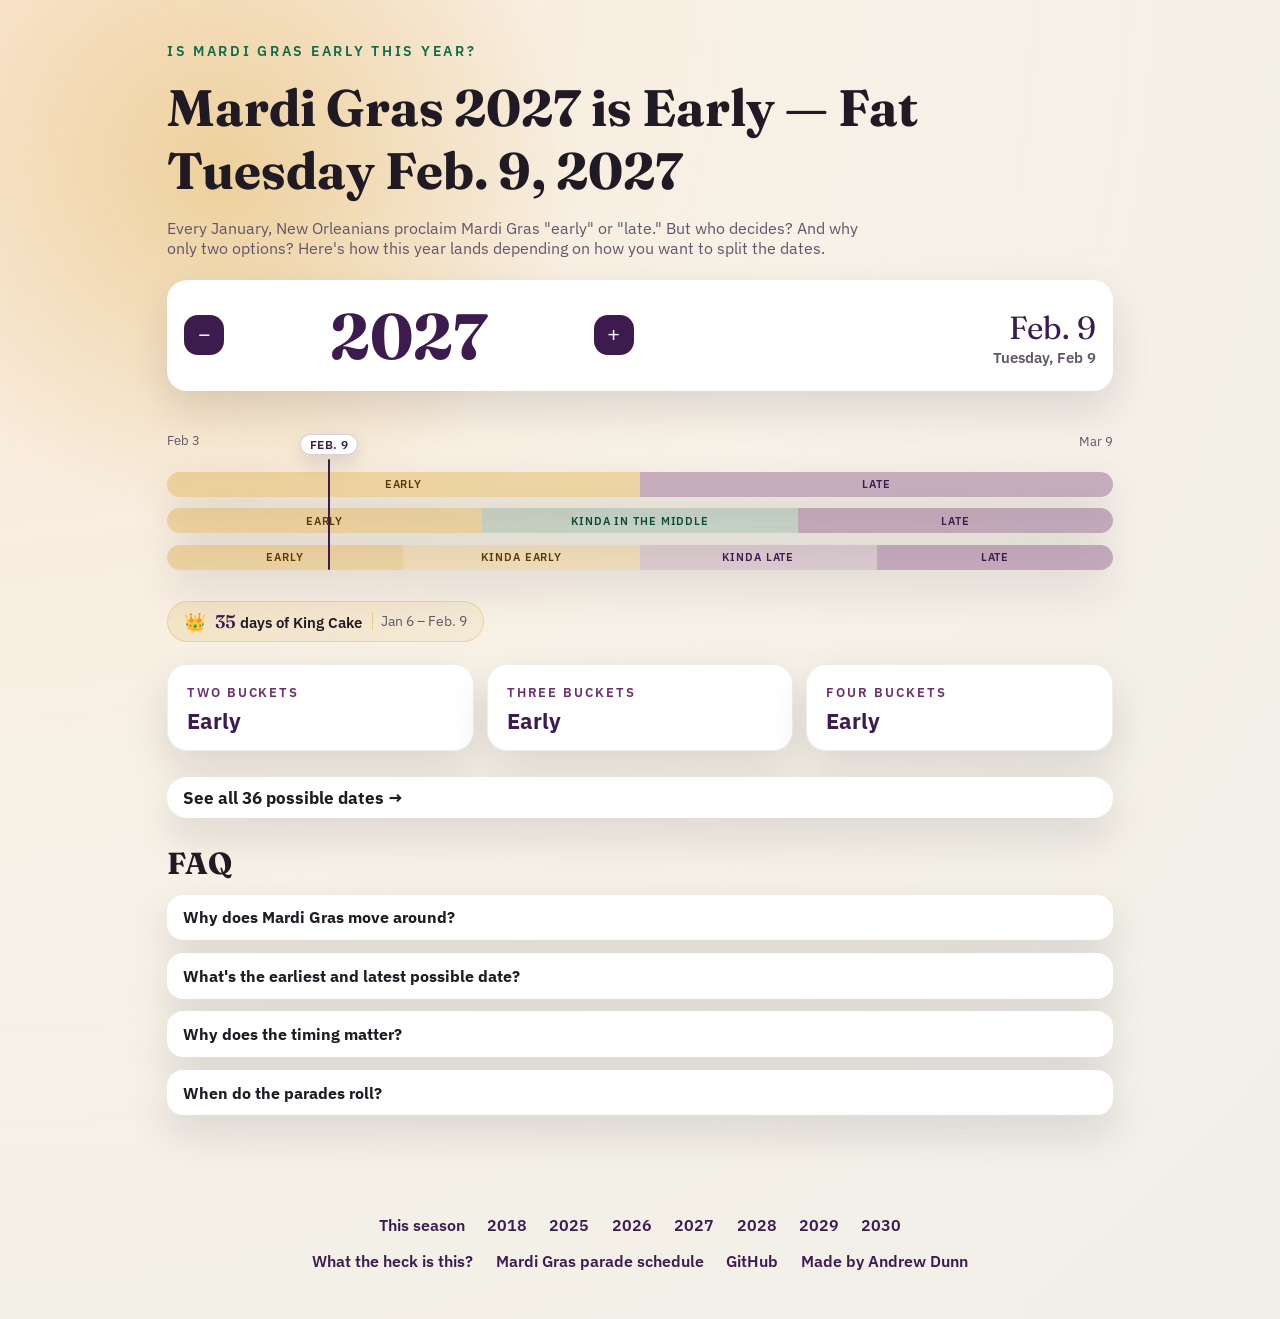
<file: index.html>
<!-- Yes, this was totally vibe coded. -->
<!doctype html>
<html lang="en">
  <head>
    <meta charset="utf-8" />
    <meta name="viewport" content="width=device-width, initial-scale=1" />
    <title>Is Mardi Gras Early?</title>

    <meta
      name="description"
      content="Is Mardi Gras early this year? Finally, a definitive answer. Check any year and settle the debate."
    />
    <link rel="canonical" href="https://ismardigrasearly.com/" />
    <meta property="og:title" content="Is Mardi Gras Early?" />
    <meta
      property="og:description"
      content="Every January, New Orleanians proclaim Mardi Gras &quot;early&quot; or &quot;late.&quot; But who decides? Finally, an answer."
    />
    <meta property="og:url" content="https://ismardigrasearly.com/" />
    <meta property="og:type" content="website" />
    <meta property="og:site_name" content="Is Mardi Gras Early?" />
    <meta property="og:image" content="https://ismardigrasearly.com/og-image.png" />
    <meta property="og:image:width" content="1200" />
    <meta property="og:image:height" content="630" />
    <meta
      property="og:image:alt"
      content="Is Mardi Gras Early? A tool for classifying Mardi Gras dates."
    />
    <meta name="twitter:card" content="summary_large_image" />
    <meta name="twitter:title" content="Is Mardi Gras Early?" />
    <meta
      name="twitter:description"
      content="Every January, New Orleanians proclaim Mardi Gras &quot;early&quot; or &quot;late.&quot; But who decides? Finally, an answer."
    />
    <meta name="twitter:image" content="https://ismardigrasearly.com/og-image.png" />
    <meta
      name="twitter:image:alt"
      content="Is Mardi Gras Early? New Orleans' most important question."
    />
    <link rel="icon" href="/favicon.svg" type="image/svg+xml" />
    <link rel="apple-touch-icon" href="/apple-touch-icon.png" />
    <link rel="preconnect" href="https://fonts.googleapis.com" />
    <link rel="preconnect" href="https://fonts.gstatic.com" crossorigin />
    <link
      href="https://fonts.googleapis.com/css2?family=Fraunces:opsz,wght@9..144,500;9..144,700&family=IBM+Plex+Sans:wght@300;400;600&display=swap"
      rel="stylesheet"
    />
    <link rel="stylesheet" href="/styles.css" />

    <script type="application/ld+json">
      {
        "@context": "https://schema.org",
        "@type": "WebSite",
        "name": "Is Mardi Gras Early?",
        "url": "https://ismardigrasearly.com/",
        "description": "Is Mardi Gras early this year? Finally, a definitive answer. Check any year and settle the debate."
      }
    </script>
  </head>
  <body>
    <div class="glow"></div>
    <header class="hero">
      <p class="eyebrow">Is Mardi Gras early this year?</p>
      <h1 id="yearAnswer">New Orleans' most important question.</h1>
      <p class="lead">
        Every January, New Orleanians proclaim Mardi Gras "early" or "late."
        But who decides? And why only two options? Here's how this year lands
        depending on how you want to split the dates.
      </p>

      <div class="year-panel">
        <div class="year-display">
          <div class="year-controls">
            <button class="step" id="yearDown" aria-label="Previous year">
              −
            </button>
            <input id="yearInput" type="number" inputmode="numeric" min="1583" max="9999" step="1" aria-label="Year" />
            <button class="step" id="yearUp" aria-label="Next year">+</button>
          </div>
        </div>

        <div class="date-display">
          <div class="date-hero" id="mardiDate">Feb 17</div>
          <div class="date-sub" id="mardiWeekday">Tuesday, Feb 17</div>
        </div>
      </div>
    </header>

    <main>
      <section class="section verdict" id="verdict">
        <div class="timeline">
          <div class="timeline-range">
            <span>Feb 3</span>
            <span>Mar 9</span>
          </div>
          <div class="timeline-stack">
            <div class="timeline-row">
              <div class="segment segment-early" style="--days: 18;">
                <span class="full-label">Early</span>
                <span class="short-label">E</span>
              </div>
              <div class="segment segment-late" style="--days: 18;">
                <span class="full-label">Late</span>
                <span class="short-label">L</span>
              </div>
            </div>
            <div class="timeline-row">
              <div class="segment segment-early" style="--days: 12;">
                <span class="full-label">Early</span>
                <span class="short-label">E</span>
              </div>
              <div class="segment segment-mid" style="--days: 12;">
                <span class="full-label">Kinda in the Middle</span>
                <span class="short-label">M</span>
              </div>
              <div class="segment segment-late" style="--days: 12;">
                <span class="full-label">Late</span>
                <span class="short-label">L</span>
              </div>
            </div>
            <div class="timeline-row">
              <div class="segment segment-early" style="--days: 9;">
                <span class="full-label">Early</span>
                <span class="short-label">E</span>
              </div>
              <div class="segment segment-early-soft" style="--days: 9;">
                <span class="full-label">Kinda Early</span>
                <span class="short-label">KE</span>
              </div>
              <div class="segment segment-late-soft" style="--days: 9;">
                <span class="full-label">Kinda Late</span>
                <span class="short-label">KL</span>
              </div>
              <div class="segment segment-late" style="--days: 9;">
                <span class="full-label">Late</span>
                <span class="short-label">L</span>
              </div>
            </div>
            <div class="timeline-marker" id="timelineMarker">
              <div class="marker-label" id="timelineMarkerLabel">Feb 17</div>
              <div class="marker-line"></div>
            </div>
          </div>
        </div>
        <div class="king-cake-callout">
          <span class="king-cake-icon">👑</span>
          <span class="king-cake-text"><span id="kingCakeDays">43</span> days of King Cake</span>
          <span class="king-cake-range">Jan 6 – <span id="kingCakeEnd">Feb 17</span></span>
        </div>
        <div class="verdict-grid">
          <article class="verdict-card">
            <span class="label">Two Buckets</span>
            <p class="result" id="halvesResult">Early</p>
          </article>
          <article class="verdict-card">
            <span class="label">Three Buckets</span>
            <p class="result" id="thirdsResult">Kinda in the Middle</p>
          </article>
          <article class="verdict-card">
            <span class="label">Four Buckets</span>
            <p class="result" id="fourthsResult">Early</p>
          </article>
        </div>
      </section>

      <section class="section">
        <details class="expander" id="allDates">
          <summary>See all 36 possible dates →</summary>
          <div class="expander-body">
            <p class="section-note">
              There are 36 possible dates, from Feb 3 to Mar 9. Your selected
              year is highlighted.
            </p>
            <div class="table-wrap">
              <table class="breakdown" id="breakdownTable">
                <thead>
                  <tr>
                    <th>Date</th>
                    <th>King Cake Days</th>
                    <th>Two Buckets</th>
                    <th>Three Buckets</th>
                    <th>Four Buckets</th>
                  </tr>
                </thead>
                <tbody></tbody>
              </table>
            </div>
            <div class="card-list" id="breakdownCards" aria-hidden="true"></div>
          </div>
        </details>
      </section>

      <section class="section faq">
        <h2>FAQ</h2>
        <details>
          <summary>Why does Mardi Gras move around?</summary>
          <p>
            Mardi Gras is always 47 days before Easter. Easter follows the lunar
            calendar, so it shifts each year, and Mardi Gras shifts with it.
          </p>
        </details>
        <details>
          <summary>What's the earliest and latest possible date?</summary>
          <p>
            Earliest is February 3. Latest is March 9. That's a 35-day window
            (36 if you count February 29 in leap years).
          </p>
        </details>
        <details>
          <summary>Why does the timing matter?</summary>
          <p>
            Two reasons. First, king cake season length — Carnival starts
            January 6, so an early Mardi Gras means fewer weeks of king cake.
            Second, weather — early February often needs a coat on the parade
            route, while early March is sunburn territory.
          </p>
        </details>
        <details>
          <summary>When do the parades roll?</summary>
          <p>
            New Orleans parades fill the weeks before Mardi Gras day, with the
            big ones on the last two weekends. See every parade's date, start
            time and route on the
            <a href="https://mardigras.fyi/parade-schedule">Mardi Gras FYI parade schedule</a>.
          </p>
        </details>
      </section>

    </main>

    <footer>
      <nav class="footer-links" aria-label="Mardi Gras by year">
        <!-- YEAR_LINKS -->
        <a href="/">This season</a>
        <a href="/2018">2018</a>
        <a href="/2025">2025</a>
        <a href="/2026">2026</a>
        <a href="/2027">2027</a>
        <a href="/2028">2028</a>
        <a href="/2029">2029</a>
        <a href="/2030">2030</a>
        <!-- /YEAR_LINKS -->
      </nav>
      <div class="footer-links">
        <a href="https://dunn.us/notes/is-mardi-gras-early">What the heck is this?</a>
        <a href="https://mardigras.fyi/">Mardi Gras parade schedule</a>
        <a href="https://github.com/andrewedunn/ismardigrasearly">GitHub</a>
        <a href="https://dunn.us">Made by Andrew Dunn</a>
      </div>
    </footer>

    <script src="/calculator.js"></script>
    <script src="/script.js"></script>
    <script
      data-goatcounter="https://ismardigrasearly.goatcounter.com/count"
      async
      src="//gc.zgo.at/count.js"
    ></script>
    <script
      defer
      src="https://umami.dunn.us/script.js"
      data-website-id="5a2d210d-097d-49d0-b5dc-8baad80b6832"
    ></script>
  </body>
</html>
</file>
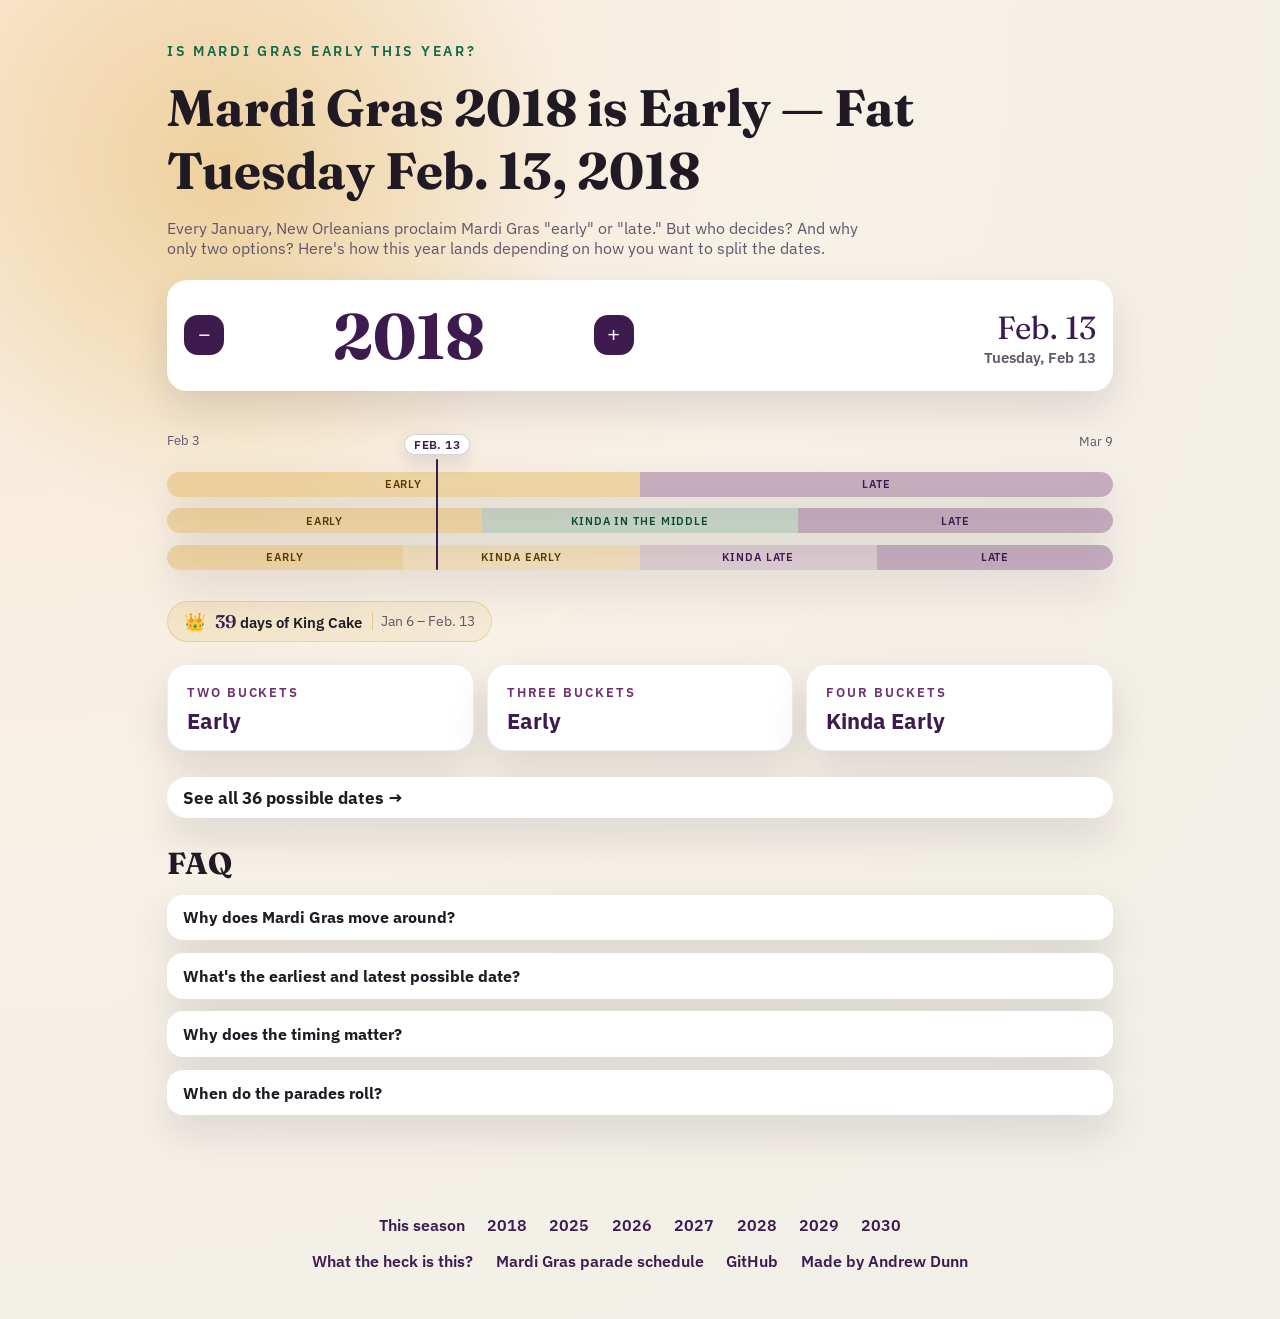
<file: 2018.html>
<!-- Generated by scripts/generate-years.cjs; edit index.html and calculator.js. -->
<!doctype html>
<html lang="en">
  <head>
    <meta charset="utf-8" />
    <meta name="viewport" content="width=device-width, initial-scale=1" />
    <title>Mardi Gras 2018 is Early — Fat Tuesday Feb. 13, 2018</title>

    <meta
      name="description"
      content="Mardi Gras 2018 is Early — Fat Tuesday Feb. 13, 2018. That's 39 days of king cake. Compare the two-, three-, and four-bucket verdicts and settle the debate."
    />
    <link rel="canonical" href="https://ismardigrasearly.com/2018" />
    <meta property="og:title" content="Mardi Gras 2018 is Early — Fat Tuesday Feb. 13, 2018" />
    <meta
      property="og:description"
      content="Mardi Gras 2018 is Early — Fat Tuesday Feb. 13, 2018. That's 39 days of king cake. Compare the two-, three-, and four-bucket verdicts and settle the debate."
    />
    <meta property="og:url" content="https://ismardigrasearly.com/2018" />
    <meta property="og:type" content="website" />
    <meta property="og:site_name" content="Is Mardi Gras Early?" />
    <meta property="og:image" content="https://ismardigrasearly.com/og-image.png" />
    <meta property="og:image:width" content="1200" />
    <meta property="og:image:height" content="630" />
    <meta
      property="og:image:alt"
      content="Is Mardi Gras Early? A tool for classifying Mardi Gras dates."
    />
    <meta name="twitter:card" content="summary_large_image" />
    <meta name="twitter:title" content="Mardi Gras 2018 is Early — Fat Tuesday Feb. 13, 2018" />
    <meta
      name="twitter:description"
      content="Mardi Gras 2018 is Early — Fat Tuesday Feb. 13, 2018. That's 39 days of king cake. Compare the two-, three-, and four-bucket verdicts and settle the debate."
    />
    <meta name="twitter:image" content="https://ismardigrasearly.com/og-image.png" />
    <meta
      name="twitter:image:alt"
      content="Is Mardi Gras Early? New Orleans' most important question."
    />
    <link rel="icon" href="/favicon.svg" type="image/svg+xml" />
    <link rel="apple-touch-icon" href="/apple-touch-icon.png" />
    <link rel="preconnect" href="https://fonts.googleapis.com" />
    <link rel="preconnect" href="https://fonts.gstatic.com" crossorigin />
    <link
      href="https://fonts.googleapis.com/css2?family=Fraunces:opsz,wght@9..144,500;9..144,700&family=IBM+Plex+Sans:wght@300;400;600&display=swap"
      rel="stylesheet"
    />
    <link rel="stylesheet" href="/styles.css" />

    <script type="application/ld+json">
      {
        "@context": "https://schema.org",
        "@type": "WebSite",
        "name": "Is Mardi Gras Early?",
        "url": "https://ismardigrasearly.com/",
        "description": "Is Mardi Gras early this year? Finally, a definitive answer. Check any year and settle the debate."
      }
    </script>
  </head>
  <body>
    <div class="glow"></div>
    <header class="hero">
      <p class="eyebrow">Is Mardi Gras early this year?</p>
      <h1 id="yearAnswer">Mardi Gras 2018 is Early — Fat Tuesday Feb. 13, 2018</h1>
      <p class="lead">
        Every January, New Orleanians proclaim Mardi Gras "early" or "late."
        But who decides? And why only two options? Here's how this year lands
        depending on how you want to split the dates.
      </p>

      <div class="year-panel">
        <div class="year-display">
          <div class="year-controls">
            <button class="step" id="yearDown" aria-label="Previous year">
              −
            </button>
            <input id="yearInput" type="number" inputmode="numeric" min="1583" max="9999" step="1" aria-label="Year" value="2018" />
            <button class="step" id="yearUp" aria-label="Next year">+</button>
          </div>
        </div>

        <div class="date-display">
          <div class="date-hero" id="mardiDate">Feb. 13</div>
          <div class="date-sub" id="mardiWeekday">Tuesday, Feb 13</div>
        </div>
      </div>
    </header>

    <main>
      <section class="section verdict" id="verdict">
        <div class="timeline">
          <div class="timeline-range">
            <span>Feb 3</span>
            <span>Mar 9</span>
          </div>
          <div class="timeline-stack">
            <div class="timeline-row">
              <div class="segment segment-early" style="--days: 18;">
                <span class="full-label">Early</span>
                <span class="short-label">E</span>
              </div>
              <div class="segment segment-late" style="--days: 18;">
                <span class="full-label">Late</span>
                <span class="short-label">L</span>
              </div>
            </div>
            <div class="timeline-row">
              <div class="segment segment-early" style="--days: 12;">
                <span class="full-label">Early</span>
                <span class="short-label">E</span>
              </div>
              <div class="segment segment-mid" style="--days: 12;">
                <span class="full-label">Kinda in the Middle</span>
                <span class="short-label">M</span>
              </div>
              <div class="segment segment-late" style="--days: 12;">
                <span class="full-label">Late</span>
                <span class="short-label">L</span>
              </div>
            </div>
            <div class="timeline-row">
              <div class="segment segment-early" style="--days: 9;">
                <span class="full-label">Early</span>
                <span class="short-label">E</span>
              </div>
              <div class="segment segment-early-soft" style="--days: 9;">
                <span class="full-label">Kinda Early</span>
                <span class="short-label">KE</span>
              </div>
              <div class="segment segment-late-soft" style="--days: 9;">
                <span class="full-label">Kinda Late</span>
                <span class="short-label">KL</span>
              </div>
              <div class="segment segment-late" style="--days: 9;">
                <span class="full-label">Late</span>
                <span class="short-label">L</span>
              </div>
            </div>
            <div class="timeline-marker" id="timelineMarker" style="left: 28.57142857142857%">
              <div class="marker-label" id="timelineMarkerLabel">Feb. 13</div>
              <div class="marker-line"></div>
            </div>
          </div>
        </div>
        <div class="king-cake-callout">
          <span class="king-cake-icon">👑</span>
          <span class="king-cake-text"><span id="kingCakeDays">39</span> days of King Cake</span>
          <span class="king-cake-range">Jan 6 – <span id="kingCakeEnd">Feb. 13</span></span>
        </div>
        <div class="verdict-grid">
          <article class="verdict-card">
            <span class="label">Two Buckets</span>
            <p class="result" id="halvesResult">Early</p>
          </article>
          <article class="verdict-card">
            <span class="label">Three Buckets</span>
            <p class="result" id="thirdsResult">Early</p>
          </article>
          <article class="verdict-card">
            <span class="label">Four Buckets</span>
            <p class="result" id="fourthsResult">Kinda Early</p>
          </article>
        </div>
      </section>

      <section class="section">
        <details class="expander" id="allDates">
          <summary>See all 36 possible dates →</summary>
          <div class="expander-body">
            <p class="section-note">
              There are 36 possible dates, from Feb 3 to Mar 9. Your selected
              year is highlighted.
            </p>
            <div class="table-wrap">
              <table class="breakdown" id="breakdownTable">
                <thead>
                  <tr>
                    <th>Date</th>
                    <th>King Cake Days</th>
                    <th>Two Buckets</th>
                    <th>Three Buckets</th>
                    <th>Four Buckets</th>
                  </tr>
                </thead>
                <tbody></tbody>
              </table>
            </div>
            <div class="card-list" id="breakdownCards" aria-hidden="true"></div>
          </div>
        </details>
      </section>

      <section class="section faq">
        <h2>FAQ</h2>
        <details>
          <summary>Why does Mardi Gras move around?</summary>
          <p>
            Mardi Gras is always 47 days before Easter. Easter follows the lunar
            calendar, so it shifts each year, and Mardi Gras shifts with it.
          </p>
        </details>
        <details>
          <summary>What's the earliest and latest possible date?</summary>
          <p>
            Earliest is February 3. Latest is March 9. That's a 35-day window
            (36 if you count February 29 in leap years).
          </p>
        </details>
        <details>
          <summary>Why does the timing matter?</summary>
          <p>
            Two reasons. First, king cake season length — Carnival starts
            January 6, so an early Mardi Gras means fewer weeks of king cake.
            Second, weather — early February often needs a coat on the parade
            route, while early March is sunburn territory.
          </p>
        </details>
        <details>
          <summary>When do the parades roll?</summary>
          <p>
            New Orleans parades fill the weeks before Mardi Gras day, with the
            big ones on the last two weekends. See every parade's date, start
            time and route on the
            <a href="https://mardigras.fyi/parade-schedule">Mardi Gras FYI parade schedule</a>.
          </p>
        </details>
      </section>

    </main>

    <footer>
      <nav class="footer-links" aria-label="Mardi Gras by year">
        <!-- YEAR_LINKS -->
        <a href="/">This season</a>
        <a href="/2018">2018</a>
        <a href="/2025">2025</a>
        <a href="/2026">2026</a>
        <a href="/2027">2027</a>
        <a href="/2028">2028</a>
        <a href="/2029">2029</a>
        <a href="/2030">2030</a>
        <!-- /YEAR_LINKS -->
      </nav>
      <div class="footer-links">
        <a href="https://dunn.us/notes/is-mardi-gras-early">What the heck is this?</a>
        <a href="https://mardigras.fyi/">Mardi Gras parade schedule</a>
        <a href="https://github.com/andrewedunn/ismardigrasearly">GitHub</a>
        <a href="https://dunn.us">Made by Andrew Dunn</a>
      </div>
    </footer>

    <script src="/calculator.js"></script>
    <script src="/script.js"></script>
    <script
      data-goatcounter="https://ismardigrasearly.goatcounter.com/count"
      async
      src="//gc.zgo.at/count.js"
    ></script>
    <script
      defer
      src="https://umami.dunn.us/script.js"
      data-website-id="5a2d210d-097d-49d0-b5dc-8baad80b6832"
    ></script>
  </body>
</html>
</file>
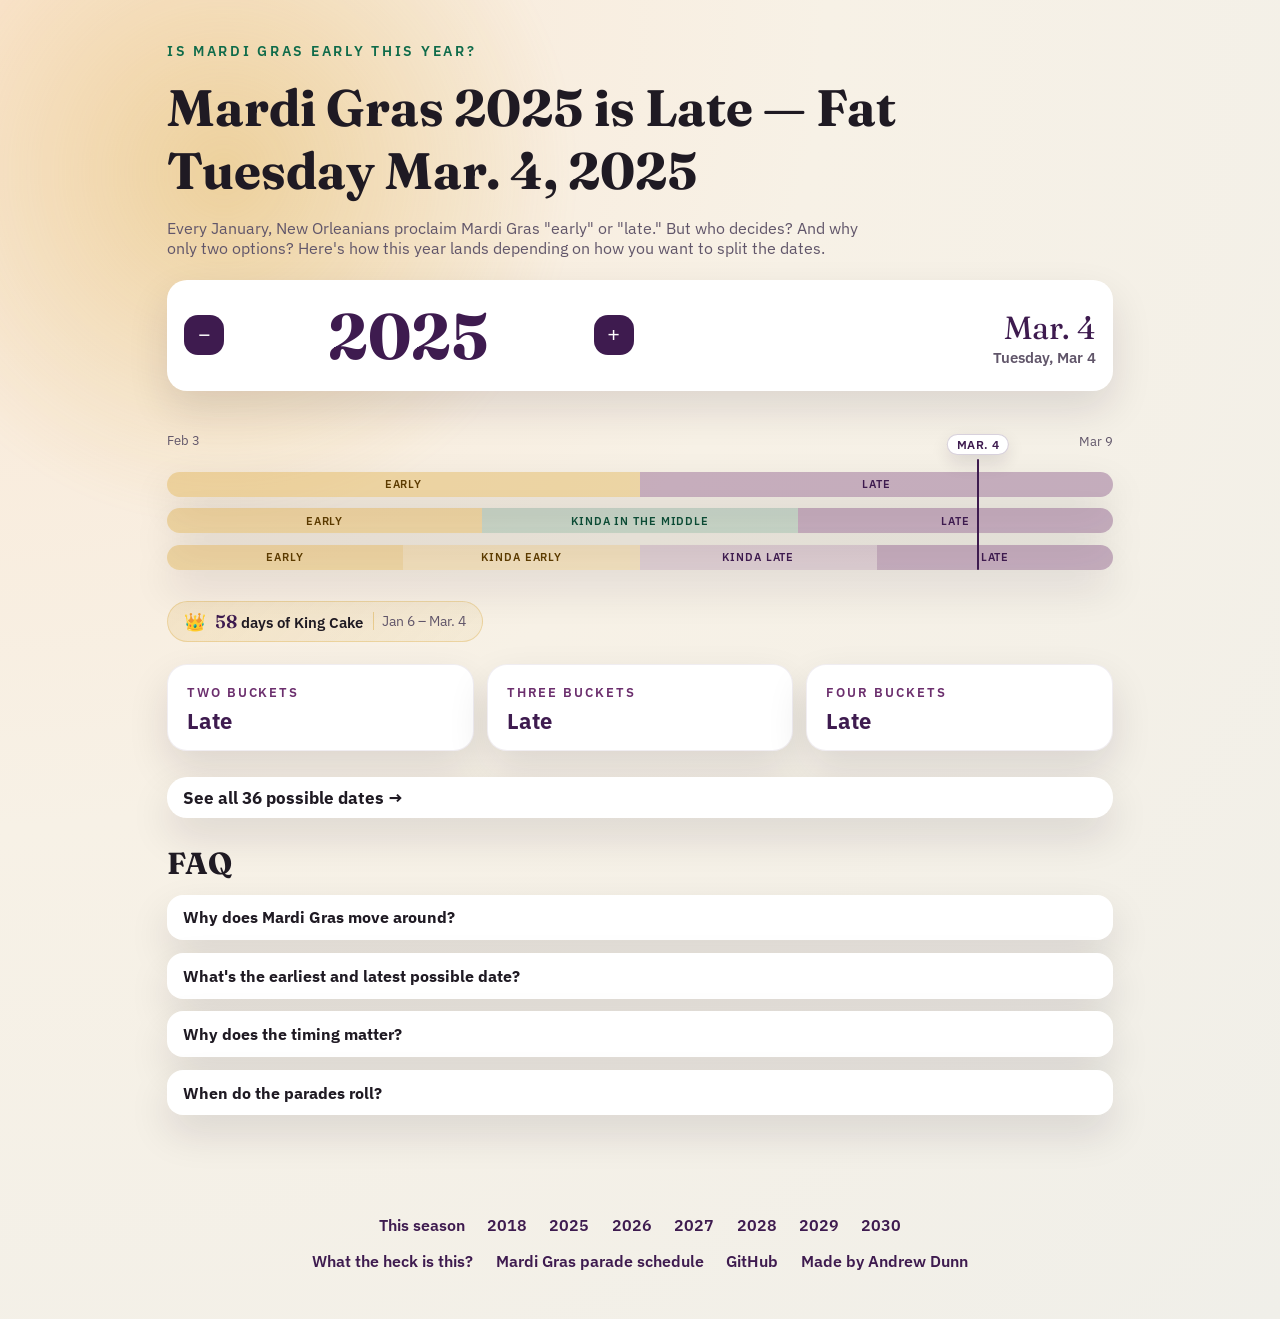
<file: 2025.html>
<!-- Generated by scripts/generate-years.cjs; edit index.html and calculator.js. -->
<!doctype html>
<html lang="en">
  <head>
    <meta charset="utf-8" />
    <meta name="viewport" content="width=device-width, initial-scale=1" />
    <title>Mardi Gras 2025 is Late — Fat Tuesday Mar. 4, 2025</title>

    <meta
      name="description"
      content="Mardi Gras 2025 is Late — Fat Tuesday Mar. 4, 2025. That's 58 days of king cake. Compare the two-, three-, and four-bucket verdicts and settle the debate."
    />
    <link rel="canonical" href="https://ismardigrasearly.com/2025" />
    <meta property="og:title" content="Mardi Gras 2025 is Late — Fat Tuesday Mar. 4, 2025" />
    <meta
      property="og:description"
      content="Mardi Gras 2025 is Late — Fat Tuesday Mar. 4, 2025. That's 58 days of king cake. Compare the two-, three-, and four-bucket verdicts and settle the debate."
    />
    <meta property="og:url" content="https://ismardigrasearly.com/2025" />
    <meta property="og:type" content="website" />
    <meta property="og:site_name" content="Is Mardi Gras Early?" />
    <meta property="og:image" content="https://ismardigrasearly.com/og-image.png" />
    <meta property="og:image:width" content="1200" />
    <meta property="og:image:height" content="630" />
    <meta
      property="og:image:alt"
      content="Is Mardi Gras Early? A tool for classifying Mardi Gras dates."
    />
    <meta name="twitter:card" content="summary_large_image" />
    <meta name="twitter:title" content="Mardi Gras 2025 is Late — Fat Tuesday Mar. 4, 2025" />
    <meta
      name="twitter:description"
      content="Mardi Gras 2025 is Late — Fat Tuesday Mar. 4, 2025. That's 58 days of king cake. Compare the two-, three-, and four-bucket verdicts and settle the debate."
    />
    <meta name="twitter:image" content="https://ismardigrasearly.com/og-image.png" />
    <meta
      name="twitter:image:alt"
      content="Is Mardi Gras Early? New Orleans' most important question."
    />
    <link rel="icon" href="/favicon.svg" type="image/svg+xml" />
    <link rel="apple-touch-icon" href="/apple-touch-icon.png" />
    <link rel="preconnect" href="https://fonts.googleapis.com" />
    <link rel="preconnect" href="https://fonts.gstatic.com" crossorigin />
    <link
      href="https://fonts.googleapis.com/css2?family=Fraunces:opsz,wght@9..144,500;9..144,700&family=IBM+Plex+Sans:wght@300;400;600&display=swap"
      rel="stylesheet"
    />
    <link rel="stylesheet" href="/styles.css" />

    <script type="application/ld+json">
      {
        "@context": "https://schema.org",
        "@type": "WebSite",
        "name": "Is Mardi Gras Early?",
        "url": "https://ismardigrasearly.com/",
        "description": "Is Mardi Gras early this year? Finally, a definitive answer. Check any year and settle the debate."
      }
    </script>
  </head>
  <body>
    <div class="glow"></div>
    <header class="hero">
      <p class="eyebrow">Is Mardi Gras early this year?</p>
      <h1 id="yearAnswer">Mardi Gras 2025 is Late — Fat Tuesday Mar. 4, 2025</h1>
      <p class="lead">
        Every January, New Orleanians proclaim Mardi Gras "early" or "late."
        But who decides? And why only two options? Here's how this year lands
        depending on how you want to split the dates.
      </p>

      <div class="year-panel">
        <div class="year-display">
          <div class="year-controls">
            <button class="step" id="yearDown" aria-label="Previous year">
              −
            </button>
            <input id="yearInput" type="number" inputmode="numeric" min="1583" max="9999" step="1" aria-label="Year" value="2025" />
            <button class="step" id="yearUp" aria-label="Next year">+</button>
          </div>
        </div>

        <div class="date-display">
          <div class="date-hero" id="mardiDate">Mar. 4</div>
          <div class="date-sub" id="mardiWeekday">Tuesday, Mar 4</div>
        </div>
      </div>
    </header>

    <main>
      <section class="section verdict" id="verdict">
        <div class="timeline">
          <div class="timeline-range">
            <span>Feb 3</span>
            <span>Mar 9</span>
          </div>
          <div class="timeline-stack">
            <div class="timeline-row">
              <div class="segment segment-early" style="--days: 18;">
                <span class="full-label">Early</span>
                <span class="short-label">E</span>
              </div>
              <div class="segment segment-late" style="--days: 18;">
                <span class="full-label">Late</span>
                <span class="short-label">L</span>
              </div>
            </div>
            <div class="timeline-row">
              <div class="segment segment-early" style="--days: 12;">
                <span class="full-label">Early</span>
                <span class="short-label">E</span>
              </div>
              <div class="segment segment-mid" style="--days: 12;">
                <span class="full-label">Kinda in the Middle</span>
                <span class="short-label">M</span>
              </div>
              <div class="segment segment-late" style="--days: 12;">
                <span class="full-label">Late</span>
                <span class="short-label">L</span>
              </div>
            </div>
            <div class="timeline-row">
              <div class="segment segment-early" style="--days: 9;">
                <span class="full-label">Early</span>
                <span class="short-label">E</span>
              </div>
              <div class="segment segment-early-soft" style="--days: 9;">
                <span class="full-label">Kinda Early</span>
                <span class="short-label">KE</span>
              </div>
              <div class="segment segment-late-soft" style="--days: 9;">
                <span class="full-label">Kinda Late</span>
                <span class="short-label">KL</span>
              </div>
              <div class="segment segment-late" style="--days: 9;">
                <span class="full-label">Late</span>
                <span class="short-label">L</span>
              </div>
            </div>
            <div class="timeline-marker" id="timelineMarker" style="left: 85.71428571428571%">
              <div class="marker-label" id="timelineMarkerLabel">Mar. 4</div>
              <div class="marker-line"></div>
            </div>
          </div>
        </div>
        <div class="king-cake-callout">
          <span class="king-cake-icon">👑</span>
          <span class="king-cake-text"><span id="kingCakeDays">58</span> days of King Cake</span>
          <span class="king-cake-range">Jan 6 – <span id="kingCakeEnd">Mar. 4</span></span>
        </div>
        <div class="verdict-grid">
          <article class="verdict-card">
            <span class="label">Two Buckets</span>
            <p class="result" id="halvesResult">Late</p>
          </article>
          <article class="verdict-card">
            <span class="label">Three Buckets</span>
            <p class="result" id="thirdsResult">Late</p>
          </article>
          <article class="verdict-card">
            <span class="label">Four Buckets</span>
            <p class="result" id="fourthsResult">Late</p>
          </article>
        </div>
      </section>

      <section class="section">
        <details class="expander" id="allDates">
          <summary>See all 36 possible dates →</summary>
          <div class="expander-body">
            <p class="section-note">
              There are 36 possible dates, from Feb 3 to Mar 9. Your selected
              year is highlighted.
            </p>
            <div class="table-wrap">
              <table class="breakdown" id="breakdownTable">
                <thead>
                  <tr>
                    <th>Date</th>
                    <th>King Cake Days</th>
                    <th>Two Buckets</th>
                    <th>Three Buckets</th>
                    <th>Four Buckets</th>
                  </tr>
                </thead>
                <tbody></tbody>
              </table>
            </div>
            <div class="card-list" id="breakdownCards" aria-hidden="true"></div>
          </div>
        </details>
      </section>

      <section class="section faq">
        <h2>FAQ</h2>
        <details>
          <summary>Why does Mardi Gras move around?</summary>
          <p>
            Mardi Gras is always 47 days before Easter. Easter follows the lunar
            calendar, so it shifts each year, and Mardi Gras shifts with it.
          </p>
        </details>
        <details>
          <summary>What's the earliest and latest possible date?</summary>
          <p>
            Earliest is February 3. Latest is March 9. That's a 35-day window
            (36 if you count February 29 in leap years).
          </p>
        </details>
        <details>
          <summary>Why does the timing matter?</summary>
          <p>
            Two reasons. First, king cake season length — Carnival starts
            January 6, so an early Mardi Gras means fewer weeks of king cake.
            Second, weather — early February often needs a coat on the parade
            route, while early March is sunburn territory.
          </p>
        </details>
        <details>
          <summary>When do the parades roll?</summary>
          <p>
            New Orleans parades fill the weeks before Mardi Gras day, with the
            big ones on the last two weekends. See every parade's date, start
            time and route on the
            <a href="https://mardigras.fyi/parade-schedule">Mardi Gras FYI parade schedule</a>.
          </p>
        </details>
      </section>

    </main>

    <footer>
      <nav class="footer-links" aria-label="Mardi Gras by year">
        <!-- YEAR_LINKS -->
        <a href="/">This season</a>
        <a href="/2018">2018</a>
        <a href="/2025">2025</a>
        <a href="/2026">2026</a>
        <a href="/2027">2027</a>
        <a href="/2028">2028</a>
        <a href="/2029">2029</a>
        <a href="/2030">2030</a>
        <!-- /YEAR_LINKS -->
      </nav>
      <div class="footer-links">
        <a href="https://dunn.us/notes/is-mardi-gras-early">What the heck is this?</a>
        <a href="https://mardigras.fyi/">Mardi Gras parade schedule</a>
        <a href="https://github.com/andrewedunn/ismardigrasearly">GitHub</a>
        <a href="https://dunn.us">Made by Andrew Dunn</a>
      </div>
    </footer>

    <script src="/calculator.js"></script>
    <script src="/script.js"></script>
    <script
      data-goatcounter="https://ismardigrasearly.goatcounter.com/count"
      async
      src="//gc.zgo.at/count.js"
    ></script>
    <script
      defer
      src="https://umami.dunn.us/script.js"
      data-website-id="5a2d210d-097d-49d0-b5dc-8baad80b6832"
    ></script>
  </body>
</html>
</file>
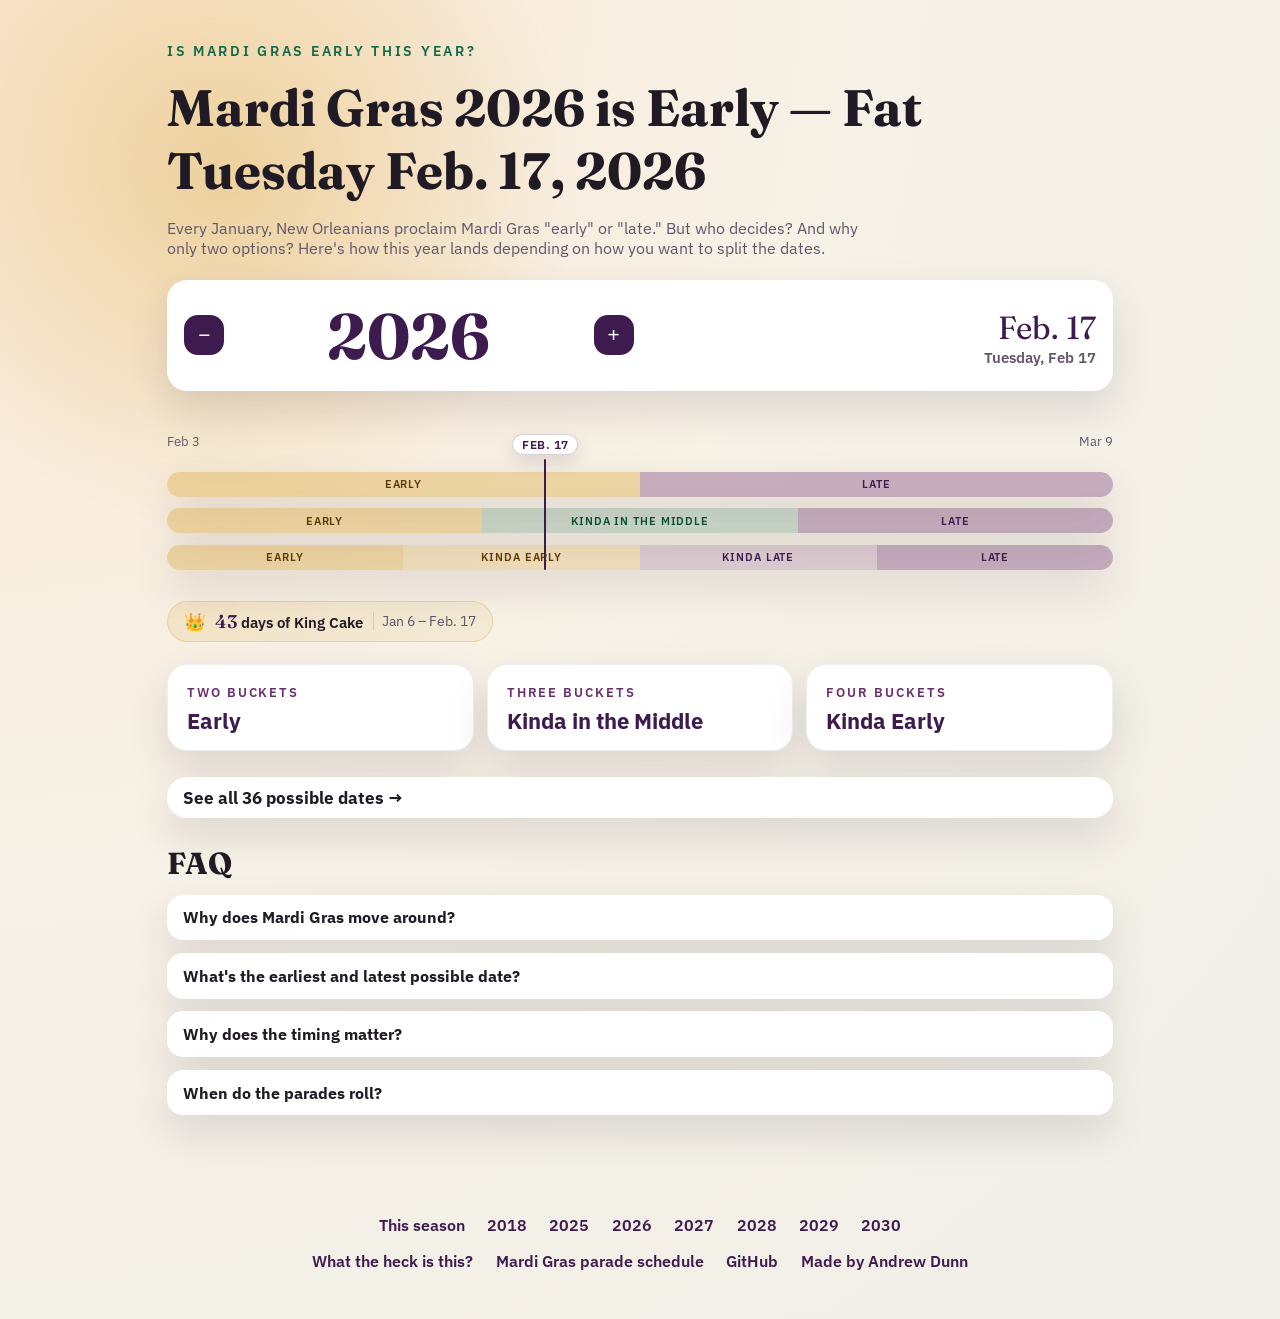
<file: 2026.html>
<!-- Generated by scripts/generate-years.cjs; edit index.html and calculator.js. -->
<!doctype html>
<html lang="en">
  <head>
    <meta charset="utf-8" />
    <meta name="viewport" content="width=device-width, initial-scale=1" />
    <title>Mardi Gras 2026 is Early — Fat Tuesday Feb. 17, 2026</title>

    <meta
      name="description"
      content="Mardi Gras 2026 is Early — Fat Tuesday Feb. 17, 2026. That's 43 days of king cake. Compare the two-, three-, and four-bucket verdicts and settle the debate."
    />
    <link rel="canonical" href="https://ismardigrasearly.com/2026" />
    <meta property="og:title" content="Mardi Gras 2026 is Early — Fat Tuesday Feb. 17, 2026" />
    <meta
      property="og:description"
      content="Mardi Gras 2026 is Early — Fat Tuesday Feb. 17, 2026. That's 43 days of king cake. Compare the two-, three-, and four-bucket verdicts and settle the debate."
    />
    <meta property="og:url" content="https://ismardigrasearly.com/2026" />
    <meta property="og:type" content="website" />
    <meta property="og:site_name" content="Is Mardi Gras Early?" />
    <meta property="og:image" content="https://ismardigrasearly.com/og-image.png" />
    <meta property="og:image:width" content="1200" />
    <meta property="og:image:height" content="630" />
    <meta
      property="og:image:alt"
      content="Is Mardi Gras Early? A tool for classifying Mardi Gras dates."
    />
    <meta name="twitter:card" content="summary_large_image" />
    <meta name="twitter:title" content="Mardi Gras 2026 is Early — Fat Tuesday Feb. 17, 2026" />
    <meta
      name="twitter:description"
      content="Mardi Gras 2026 is Early — Fat Tuesday Feb. 17, 2026. That's 43 days of king cake. Compare the two-, three-, and four-bucket verdicts and settle the debate."
    />
    <meta name="twitter:image" content="https://ismardigrasearly.com/og-image.png" />
    <meta
      name="twitter:image:alt"
      content="Is Mardi Gras Early? New Orleans' most important question."
    />
    <link rel="icon" href="/favicon.svg" type="image/svg+xml" />
    <link rel="apple-touch-icon" href="/apple-touch-icon.png" />
    <link rel="preconnect" href="https://fonts.googleapis.com" />
    <link rel="preconnect" href="https://fonts.gstatic.com" crossorigin />
    <link
      href="https://fonts.googleapis.com/css2?family=Fraunces:opsz,wght@9..144,500;9..144,700&family=IBM+Plex+Sans:wght@300;400;600&display=swap"
      rel="stylesheet"
    />
    <link rel="stylesheet" href="/styles.css" />

    <script type="application/ld+json">
      {
        "@context": "https://schema.org",
        "@type": "WebSite",
        "name": "Is Mardi Gras Early?",
        "url": "https://ismardigrasearly.com/",
        "description": "Is Mardi Gras early this year? Finally, a definitive answer. Check any year and settle the debate."
      }
    </script>
  </head>
  <body>
    <div class="glow"></div>
    <header class="hero">
      <p class="eyebrow">Is Mardi Gras early this year?</p>
      <h1 id="yearAnswer">Mardi Gras 2026 is Early — Fat Tuesday Feb. 17, 2026</h1>
      <p class="lead">
        Every January, New Orleanians proclaim Mardi Gras "early" or "late."
        But who decides? And why only two options? Here's how this year lands
        depending on how you want to split the dates.
      </p>

      <div class="year-panel">
        <div class="year-display">
          <div class="year-controls">
            <button class="step" id="yearDown" aria-label="Previous year">
              −
            </button>
            <input id="yearInput" type="number" inputmode="numeric" min="1583" max="9999" step="1" aria-label="Year" value="2026" />
            <button class="step" id="yearUp" aria-label="Next year">+</button>
          </div>
        </div>

        <div class="date-display">
          <div class="date-hero" id="mardiDate">Feb. 17</div>
          <div class="date-sub" id="mardiWeekday">Tuesday, Feb 17</div>
        </div>
      </div>
    </header>

    <main>
      <section class="section verdict" id="verdict">
        <div class="timeline">
          <div class="timeline-range">
            <span>Feb 3</span>
            <span>Mar 9</span>
          </div>
          <div class="timeline-stack">
            <div class="timeline-row">
              <div class="segment segment-early" style="--days: 18;">
                <span class="full-label">Early</span>
                <span class="short-label">E</span>
              </div>
              <div class="segment segment-late" style="--days: 18;">
                <span class="full-label">Late</span>
                <span class="short-label">L</span>
              </div>
            </div>
            <div class="timeline-row">
              <div class="segment segment-early" style="--days: 12;">
                <span class="full-label">Early</span>
                <span class="short-label">E</span>
              </div>
              <div class="segment segment-mid" style="--days: 12;">
                <span class="full-label">Kinda in the Middle</span>
                <span class="short-label">M</span>
              </div>
              <div class="segment segment-late" style="--days: 12;">
                <span class="full-label">Late</span>
                <span class="short-label">L</span>
              </div>
            </div>
            <div class="timeline-row">
              <div class="segment segment-early" style="--days: 9;">
                <span class="full-label">Early</span>
                <span class="short-label">E</span>
              </div>
              <div class="segment segment-early-soft" style="--days: 9;">
                <span class="full-label">Kinda Early</span>
                <span class="short-label">KE</span>
              </div>
              <div class="segment segment-late-soft" style="--days: 9;">
                <span class="full-label">Kinda Late</span>
                <span class="short-label">KL</span>
              </div>
              <div class="segment segment-late" style="--days: 9;">
                <span class="full-label">Late</span>
                <span class="short-label">L</span>
              </div>
            </div>
            <div class="timeline-marker" id="timelineMarker" style="left: 40%">
              <div class="marker-label" id="timelineMarkerLabel">Feb. 17</div>
              <div class="marker-line"></div>
            </div>
          </div>
        </div>
        <div class="king-cake-callout">
          <span class="king-cake-icon">👑</span>
          <span class="king-cake-text"><span id="kingCakeDays">43</span> days of King Cake</span>
          <span class="king-cake-range">Jan 6 – <span id="kingCakeEnd">Feb. 17</span></span>
        </div>
        <div class="verdict-grid">
          <article class="verdict-card">
            <span class="label">Two Buckets</span>
            <p class="result" id="halvesResult">Early</p>
          </article>
          <article class="verdict-card">
            <span class="label">Three Buckets</span>
            <p class="result" id="thirdsResult">Kinda in the Middle</p>
          </article>
          <article class="verdict-card">
            <span class="label">Four Buckets</span>
            <p class="result" id="fourthsResult">Kinda Early</p>
          </article>
        </div>
      </section>

      <section class="section">
        <details class="expander" id="allDates">
          <summary>See all 36 possible dates →</summary>
          <div class="expander-body">
            <p class="section-note">
              There are 36 possible dates, from Feb 3 to Mar 9. Your selected
              year is highlighted.
            </p>
            <div class="table-wrap">
              <table class="breakdown" id="breakdownTable">
                <thead>
                  <tr>
                    <th>Date</th>
                    <th>King Cake Days</th>
                    <th>Two Buckets</th>
                    <th>Three Buckets</th>
                    <th>Four Buckets</th>
                  </tr>
                </thead>
                <tbody></tbody>
              </table>
            </div>
            <div class="card-list" id="breakdownCards" aria-hidden="true"></div>
          </div>
        </details>
      </section>

      <section class="section faq">
        <h2>FAQ</h2>
        <details>
          <summary>Why does Mardi Gras move around?</summary>
          <p>
            Mardi Gras is always 47 days before Easter. Easter follows the lunar
            calendar, so it shifts each year, and Mardi Gras shifts with it.
          </p>
        </details>
        <details>
          <summary>What's the earliest and latest possible date?</summary>
          <p>
            Earliest is February 3. Latest is March 9. That's a 35-day window
            (36 if you count February 29 in leap years).
          </p>
        </details>
        <details>
          <summary>Why does the timing matter?</summary>
          <p>
            Two reasons. First, king cake season length — Carnival starts
            January 6, so an early Mardi Gras means fewer weeks of king cake.
            Second, weather — early February often needs a coat on the parade
            route, while early March is sunburn territory.
          </p>
        </details>
        <details>
          <summary>When do the parades roll?</summary>
          <p>
            New Orleans parades fill the weeks before Mardi Gras day, with the
            big ones on the last two weekends. See every parade's date, start
            time and route on the
            <a href="https://mardigras.fyi/parade-schedule">Mardi Gras FYI parade schedule</a>.
          </p>
        </details>
      </section>

    </main>

    <footer>
      <nav class="footer-links" aria-label="Mardi Gras by year">
        <!-- YEAR_LINKS -->
        <a href="/">This season</a>
        <a href="/2018">2018</a>
        <a href="/2025">2025</a>
        <a href="/2026">2026</a>
        <a href="/2027">2027</a>
        <a href="/2028">2028</a>
        <a href="/2029">2029</a>
        <a href="/2030">2030</a>
        <!-- /YEAR_LINKS -->
      </nav>
      <div class="footer-links">
        <a href="https://dunn.us/notes/is-mardi-gras-early">What the heck is this?</a>
        <a href="https://mardigras.fyi/">Mardi Gras parade schedule</a>
        <a href="https://github.com/andrewedunn/ismardigrasearly">GitHub</a>
        <a href="https://dunn.us">Made by Andrew Dunn</a>
      </div>
    </footer>

    <script src="/calculator.js"></script>
    <script src="/script.js"></script>
    <script
      data-goatcounter="https://ismardigrasearly.goatcounter.com/count"
      async
      src="//gc.zgo.at/count.js"
    ></script>
    <script
      defer
      src="https://umami.dunn.us/script.js"
      data-website-id="5a2d210d-097d-49d0-b5dc-8baad80b6832"
    ></script>
  </body>
</html>
</file>
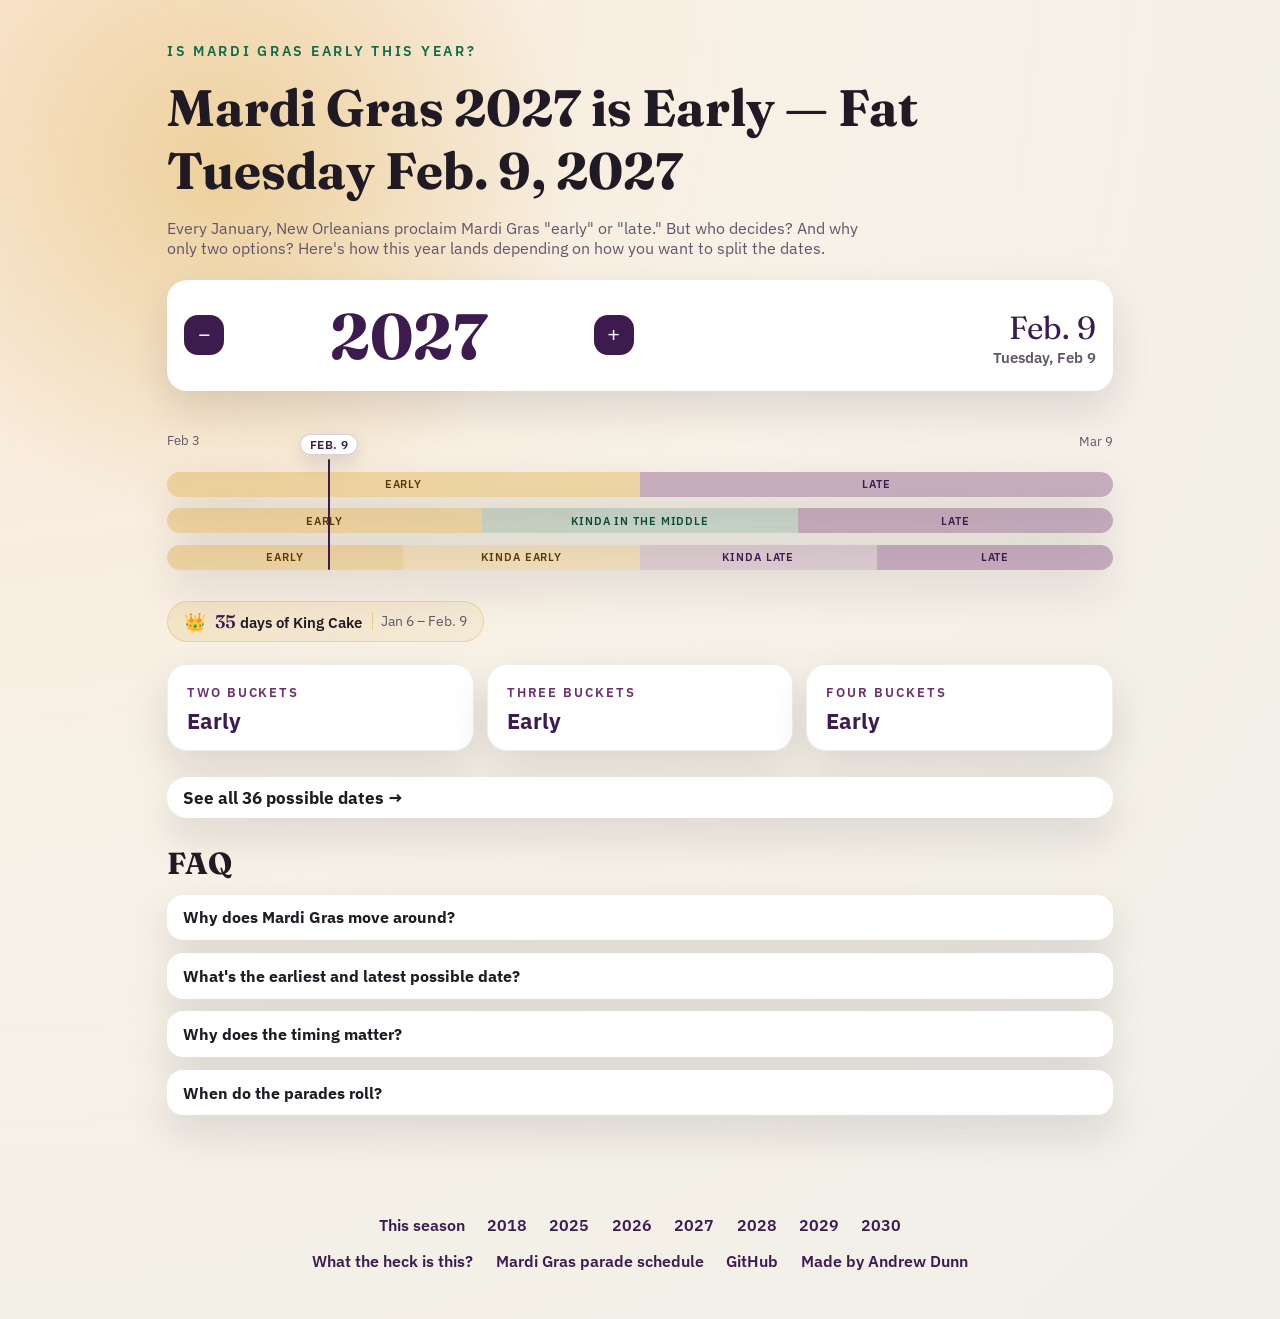
<file: 2027.html>
<!-- Generated by scripts/generate-years.cjs; edit index.html and calculator.js. -->
<!doctype html>
<html lang="en">
  <head>
    <meta charset="utf-8" />
    <meta name="viewport" content="width=device-width, initial-scale=1" />
    <title>Mardi Gras 2027 is Early — Fat Tuesday Feb. 9, 2027</title>

    <meta
      name="description"
      content="Mardi Gras 2027 is Early — Fat Tuesday Feb. 9, 2027. That's 35 days of king cake. Compare the two-, three-, and four-bucket verdicts and settle the debate."
    />
    <link rel="canonical" href="https://ismardigrasearly.com/2027" />
    <meta property="og:title" content="Mardi Gras 2027 is Early — Fat Tuesday Feb. 9, 2027" />
    <meta
      property="og:description"
      content="Mardi Gras 2027 is Early — Fat Tuesday Feb. 9, 2027. That's 35 days of king cake. Compare the two-, three-, and four-bucket verdicts and settle the debate."
    />
    <meta property="og:url" content="https://ismardigrasearly.com/2027" />
    <meta property="og:type" content="website" />
    <meta property="og:site_name" content="Is Mardi Gras Early?" />
    <meta property="og:image" content="https://ismardigrasearly.com/og-image.png" />
    <meta property="og:image:width" content="1200" />
    <meta property="og:image:height" content="630" />
    <meta
      property="og:image:alt"
      content="Is Mardi Gras Early? A tool for classifying Mardi Gras dates."
    />
    <meta name="twitter:card" content="summary_large_image" />
    <meta name="twitter:title" content="Mardi Gras 2027 is Early — Fat Tuesday Feb. 9, 2027" />
    <meta
      name="twitter:description"
      content="Mardi Gras 2027 is Early — Fat Tuesday Feb. 9, 2027. That's 35 days of king cake. Compare the two-, three-, and four-bucket verdicts and settle the debate."
    />
    <meta name="twitter:image" content="https://ismardigrasearly.com/og-image.png" />
    <meta
      name="twitter:image:alt"
      content="Is Mardi Gras Early? New Orleans' most important question."
    />
    <link rel="icon" href="/favicon.svg" type="image/svg+xml" />
    <link rel="apple-touch-icon" href="/apple-touch-icon.png" />
    <link rel="preconnect" href="https://fonts.googleapis.com" />
    <link rel="preconnect" href="https://fonts.gstatic.com" crossorigin />
    <link
      href="https://fonts.googleapis.com/css2?family=Fraunces:opsz,wght@9..144,500;9..144,700&family=IBM+Plex+Sans:wght@300;400;600&display=swap"
      rel="stylesheet"
    />
    <link rel="stylesheet" href="/styles.css" />

    <script type="application/ld+json">
      {
        "@context": "https://schema.org",
        "@type": "WebSite",
        "name": "Is Mardi Gras Early?",
        "url": "https://ismardigrasearly.com/",
        "description": "Is Mardi Gras early this year? Finally, a definitive answer. Check any year and settle the debate."
      }
    </script>
  </head>
  <body>
    <div class="glow"></div>
    <header class="hero">
      <p class="eyebrow">Is Mardi Gras early this year?</p>
      <h1 id="yearAnswer">Mardi Gras 2027 is Early — Fat Tuesday Feb. 9, 2027</h1>
      <p class="lead">
        Every January, New Orleanians proclaim Mardi Gras "early" or "late."
        But who decides? And why only two options? Here's how this year lands
        depending on how you want to split the dates.
      </p>

      <div class="year-panel">
        <div class="year-display">
          <div class="year-controls">
            <button class="step" id="yearDown" aria-label="Previous year">
              −
            </button>
            <input id="yearInput" type="number" inputmode="numeric" min="1583" max="9999" step="1" aria-label="Year" value="2027" />
            <button class="step" id="yearUp" aria-label="Next year">+</button>
          </div>
        </div>

        <div class="date-display">
          <div class="date-hero" id="mardiDate">Feb. 9</div>
          <div class="date-sub" id="mardiWeekday">Tuesday, Feb 9</div>
        </div>
      </div>
    </header>

    <main>
      <section class="section verdict" id="verdict">
        <div class="timeline">
          <div class="timeline-range">
            <span>Feb 3</span>
            <span>Mar 9</span>
          </div>
          <div class="timeline-stack">
            <div class="timeline-row">
              <div class="segment segment-early" style="--days: 18;">
                <span class="full-label">Early</span>
                <span class="short-label">E</span>
              </div>
              <div class="segment segment-late" style="--days: 18;">
                <span class="full-label">Late</span>
                <span class="short-label">L</span>
              </div>
            </div>
            <div class="timeline-row">
              <div class="segment segment-early" style="--days: 12;">
                <span class="full-label">Early</span>
                <span class="short-label">E</span>
              </div>
              <div class="segment segment-mid" style="--days: 12;">
                <span class="full-label">Kinda in the Middle</span>
                <span class="short-label">M</span>
              </div>
              <div class="segment segment-late" style="--days: 12;">
                <span class="full-label">Late</span>
                <span class="short-label">L</span>
              </div>
            </div>
            <div class="timeline-row">
              <div class="segment segment-early" style="--days: 9;">
                <span class="full-label">Early</span>
                <span class="short-label">E</span>
              </div>
              <div class="segment segment-early-soft" style="--days: 9;">
                <span class="full-label">Kinda Early</span>
                <span class="short-label">KE</span>
              </div>
              <div class="segment segment-late-soft" style="--days: 9;">
                <span class="full-label">Kinda Late</span>
                <span class="short-label">KL</span>
              </div>
              <div class="segment segment-late" style="--days: 9;">
                <span class="full-label">Late</span>
                <span class="short-label">L</span>
              </div>
            </div>
            <div class="timeline-marker" id="timelineMarker" style="left: 17.142857142857142%">
              <div class="marker-label" id="timelineMarkerLabel">Feb. 9</div>
              <div class="marker-line"></div>
            </div>
          </div>
        </div>
        <div class="king-cake-callout">
          <span class="king-cake-icon">👑</span>
          <span class="king-cake-text"><span id="kingCakeDays">35</span> days of King Cake</span>
          <span class="king-cake-range">Jan 6 – <span id="kingCakeEnd">Feb. 9</span></span>
        </div>
        <div class="verdict-grid">
          <article class="verdict-card">
            <span class="label">Two Buckets</span>
            <p class="result" id="halvesResult">Early</p>
          </article>
          <article class="verdict-card">
            <span class="label">Three Buckets</span>
            <p class="result" id="thirdsResult">Early</p>
          </article>
          <article class="verdict-card">
            <span class="label">Four Buckets</span>
            <p class="result" id="fourthsResult">Early</p>
          </article>
        </div>
      </section>

      <section class="section">
        <details class="expander" id="allDates">
          <summary>See all 36 possible dates →</summary>
          <div class="expander-body">
            <p class="section-note">
              There are 36 possible dates, from Feb 3 to Mar 9. Your selected
              year is highlighted.
            </p>
            <div class="table-wrap">
              <table class="breakdown" id="breakdownTable">
                <thead>
                  <tr>
                    <th>Date</th>
                    <th>King Cake Days</th>
                    <th>Two Buckets</th>
                    <th>Three Buckets</th>
                    <th>Four Buckets</th>
                  </tr>
                </thead>
                <tbody></tbody>
              </table>
            </div>
            <div class="card-list" id="breakdownCards" aria-hidden="true"></div>
          </div>
        </details>
      </section>

      <section class="section faq">
        <h2>FAQ</h2>
        <details>
          <summary>Why does Mardi Gras move around?</summary>
          <p>
            Mardi Gras is always 47 days before Easter. Easter follows the lunar
            calendar, so it shifts each year, and Mardi Gras shifts with it.
          </p>
        </details>
        <details>
          <summary>What's the earliest and latest possible date?</summary>
          <p>
            Earliest is February 3. Latest is March 9. That's a 35-day window
            (36 if you count February 29 in leap years).
          </p>
        </details>
        <details>
          <summary>Why does the timing matter?</summary>
          <p>
            Two reasons. First, king cake season length — Carnival starts
            January 6, so an early Mardi Gras means fewer weeks of king cake.
            Second, weather — early February often needs a coat on the parade
            route, while early March is sunburn territory.
          </p>
        </details>
        <details>
          <summary>When do the parades roll?</summary>
          <p>
            New Orleans parades fill the weeks before Mardi Gras day, with the
            big ones on the last two weekends. See every parade's date, start
            time and route on the
            <a href="https://mardigras.fyi/parade-schedule">Mardi Gras FYI parade schedule</a>.
          </p>
        </details>
      </section>

    </main>

    <footer>
      <nav class="footer-links" aria-label="Mardi Gras by year">
        <!-- YEAR_LINKS -->
        <a href="/">This season</a>
        <a href="/2018">2018</a>
        <a href="/2025">2025</a>
        <a href="/2026">2026</a>
        <a href="/2027">2027</a>
        <a href="/2028">2028</a>
        <a href="/2029">2029</a>
        <a href="/2030">2030</a>
        <!-- /YEAR_LINKS -->
      </nav>
      <div class="footer-links">
        <a href="https://dunn.us/notes/is-mardi-gras-early">What the heck is this?</a>
        <a href="https://mardigras.fyi/">Mardi Gras parade schedule</a>
        <a href="https://github.com/andrewedunn/ismardigrasearly">GitHub</a>
        <a href="https://dunn.us">Made by Andrew Dunn</a>
      </div>
    </footer>

    <script src="/calculator.js"></script>
    <script src="/script.js"></script>
    <script
      data-goatcounter="https://ismardigrasearly.goatcounter.com/count"
      async
      src="//gc.zgo.at/count.js"
    ></script>
    <script
      defer
      src="https://umami.dunn.us/script.js"
      data-website-id="5a2d210d-097d-49d0-b5dc-8baad80b6832"
    ></script>
  </body>
</html>
</file>
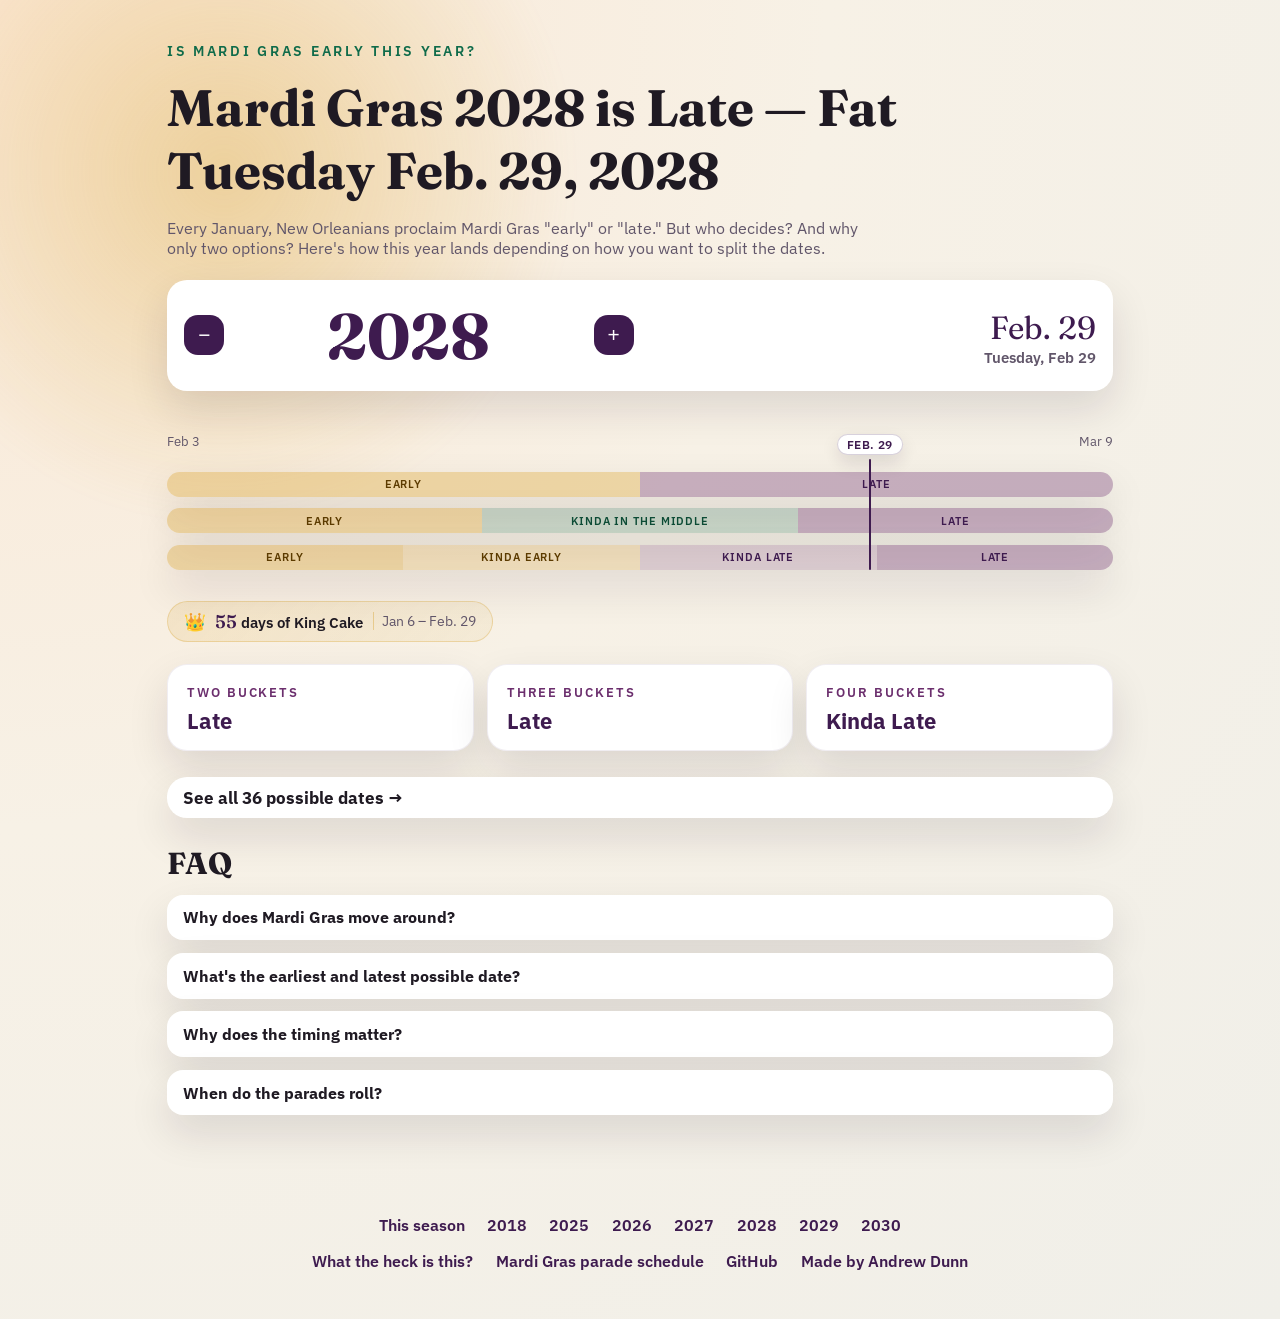
<file: 2028.html>
<!-- Generated by scripts/generate-years.cjs; edit index.html and calculator.js. -->
<!doctype html>
<html lang="en">
  <head>
    <meta charset="utf-8" />
    <meta name="viewport" content="width=device-width, initial-scale=1" />
    <title>Mardi Gras 2028 is Late — Fat Tuesday Feb. 29, 2028</title>

    <meta
      name="description"
      content="Mardi Gras 2028 is Late — Fat Tuesday Feb. 29, 2028. That's 55 days of king cake. Compare the two-, three-, and four-bucket verdicts and settle the debate."
    />
    <link rel="canonical" href="https://ismardigrasearly.com/2028" />
    <meta property="og:title" content="Mardi Gras 2028 is Late — Fat Tuesday Feb. 29, 2028" />
    <meta
      property="og:description"
      content="Mardi Gras 2028 is Late — Fat Tuesday Feb. 29, 2028. That's 55 days of king cake. Compare the two-, three-, and four-bucket verdicts and settle the debate."
    />
    <meta property="og:url" content="https://ismardigrasearly.com/2028" />
    <meta property="og:type" content="website" />
    <meta property="og:site_name" content="Is Mardi Gras Early?" />
    <meta property="og:image" content="https://ismardigrasearly.com/og-image.png" />
    <meta property="og:image:width" content="1200" />
    <meta property="og:image:height" content="630" />
    <meta
      property="og:image:alt"
      content="Is Mardi Gras Early? A tool for classifying Mardi Gras dates."
    />
    <meta name="twitter:card" content="summary_large_image" />
    <meta name="twitter:title" content="Mardi Gras 2028 is Late — Fat Tuesday Feb. 29, 2028" />
    <meta
      name="twitter:description"
      content="Mardi Gras 2028 is Late — Fat Tuesday Feb. 29, 2028. That's 55 days of king cake. Compare the two-, three-, and four-bucket verdicts and settle the debate."
    />
    <meta name="twitter:image" content="https://ismardigrasearly.com/og-image.png" />
    <meta
      name="twitter:image:alt"
      content="Is Mardi Gras Early? New Orleans' most important question."
    />
    <link rel="icon" href="/favicon.svg" type="image/svg+xml" />
    <link rel="apple-touch-icon" href="/apple-touch-icon.png" />
    <link rel="preconnect" href="https://fonts.googleapis.com" />
    <link rel="preconnect" href="https://fonts.gstatic.com" crossorigin />
    <link
      href="https://fonts.googleapis.com/css2?family=Fraunces:opsz,wght@9..144,500;9..144,700&family=IBM+Plex+Sans:wght@300;400;600&display=swap"
      rel="stylesheet"
    />
    <link rel="stylesheet" href="/styles.css" />

    <script type="application/ld+json">
      {
        "@context": "https://schema.org",
        "@type": "WebSite",
        "name": "Is Mardi Gras Early?",
        "url": "https://ismardigrasearly.com/",
        "description": "Is Mardi Gras early this year? Finally, a definitive answer. Check any year and settle the debate."
      }
    </script>
  </head>
  <body>
    <div class="glow"></div>
    <header class="hero">
      <p class="eyebrow">Is Mardi Gras early this year?</p>
      <h1 id="yearAnswer">Mardi Gras 2028 is Late — Fat Tuesday Feb. 29, 2028</h1>
      <p class="lead">
        Every January, New Orleanians proclaim Mardi Gras "early" or "late."
        But who decides? And why only two options? Here's how this year lands
        depending on how you want to split the dates.
      </p>

      <div class="year-panel">
        <div class="year-display">
          <div class="year-controls">
            <button class="step" id="yearDown" aria-label="Previous year">
              −
            </button>
            <input id="yearInput" type="number" inputmode="numeric" min="1583" max="9999" step="1" aria-label="Year" value="2028" />
            <button class="step" id="yearUp" aria-label="Next year">+</button>
          </div>
        </div>

        <div class="date-display">
          <div class="date-hero" id="mardiDate">Feb. 29</div>
          <div class="date-sub" id="mardiWeekday">Tuesday, Feb 29</div>
        </div>
      </div>
    </header>

    <main>
      <section class="section verdict" id="verdict">
        <div class="timeline">
          <div class="timeline-range">
            <span>Feb 3</span>
            <span>Mar 9</span>
          </div>
          <div class="timeline-stack">
            <div class="timeline-row">
              <div class="segment segment-early" style="--days: 18;">
                <span class="full-label">Early</span>
                <span class="short-label">E</span>
              </div>
              <div class="segment segment-late" style="--days: 18;">
                <span class="full-label">Late</span>
                <span class="short-label">L</span>
              </div>
            </div>
            <div class="timeline-row">
              <div class="segment segment-early" style="--days: 12;">
                <span class="full-label">Early</span>
                <span class="short-label">E</span>
              </div>
              <div class="segment segment-mid" style="--days: 12;">
                <span class="full-label">Kinda in the Middle</span>
                <span class="short-label">M</span>
              </div>
              <div class="segment segment-late" style="--days: 12;">
                <span class="full-label">Late</span>
                <span class="short-label">L</span>
              </div>
            </div>
            <div class="timeline-row">
              <div class="segment segment-early" style="--days: 9;">
                <span class="full-label">Early</span>
                <span class="short-label">E</span>
              </div>
              <div class="segment segment-early-soft" style="--days: 9;">
                <span class="full-label">Kinda Early</span>
                <span class="short-label">KE</span>
              </div>
              <div class="segment segment-late-soft" style="--days: 9;">
                <span class="full-label">Kinda Late</span>
                <span class="short-label">KL</span>
              </div>
              <div class="segment segment-late" style="--days: 9;">
                <span class="full-label">Late</span>
                <span class="short-label">L</span>
              </div>
            </div>
            <div class="timeline-marker" id="timelineMarker" style="left: 74.28571428571429%">
              <div class="marker-label" id="timelineMarkerLabel">Feb. 29</div>
              <div class="marker-line"></div>
            </div>
          </div>
        </div>
        <div class="king-cake-callout">
          <span class="king-cake-icon">👑</span>
          <span class="king-cake-text"><span id="kingCakeDays">55</span> days of King Cake</span>
          <span class="king-cake-range">Jan 6 – <span id="kingCakeEnd">Feb. 29</span></span>
        </div>
        <div class="verdict-grid">
          <article class="verdict-card">
            <span class="label">Two Buckets</span>
            <p class="result" id="halvesResult">Late</p>
          </article>
          <article class="verdict-card">
            <span class="label">Three Buckets</span>
            <p class="result" id="thirdsResult">Late</p>
          </article>
          <article class="verdict-card">
            <span class="label">Four Buckets</span>
            <p class="result" id="fourthsResult">Kinda Late</p>
          </article>
        </div>
      </section>

      <section class="section">
        <details class="expander" id="allDates">
          <summary>See all 36 possible dates →</summary>
          <div class="expander-body">
            <p class="section-note">
              There are 36 possible dates, from Feb 3 to Mar 9. Your selected
              year is highlighted.
            </p>
            <div class="table-wrap">
              <table class="breakdown" id="breakdownTable">
                <thead>
                  <tr>
                    <th>Date</th>
                    <th>King Cake Days</th>
                    <th>Two Buckets</th>
                    <th>Three Buckets</th>
                    <th>Four Buckets</th>
                  </tr>
                </thead>
                <tbody></tbody>
              </table>
            </div>
            <div class="card-list" id="breakdownCards" aria-hidden="true"></div>
          </div>
        </details>
      </section>

      <section class="section faq">
        <h2>FAQ</h2>
        <details>
          <summary>Why does Mardi Gras move around?</summary>
          <p>
            Mardi Gras is always 47 days before Easter. Easter follows the lunar
            calendar, so it shifts each year, and Mardi Gras shifts with it.
          </p>
        </details>
        <details>
          <summary>What's the earliest and latest possible date?</summary>
          <p>
            Earliest is February 3. Latest is March 9. That's a 35-day window
            (36 if you count February 29 in leap years).
          </p>
        </details>
        <details>
          <summary>Why does the timing matter?</summary>
          <p>
            Two reasons. First, king cake season length — Carnival starts
            January 6, so an early Mardi Gras means fewer weeks of king cake.
            Second, weather — early February often needs a coat on the parade
            route, while early March is sunburn territory.
          </p>
        </details>
        <details>
          <summary>When do the parades roll?</summary>
          <p>
            New Orleans parades fill the weeks before Mardi Gras day, with the
            big ones on the last two weekends. See every parade's date, start
            time and route on the
            <a href="https://mardigras.fyi/parade-schedule">Mardi Gras FYI parade schedule</a>.
          </p>
        </details>
      </section>

    </main>

    <footer>
      <nav class="footer-links" aria-label="Mardi Gras by year">
        <!-- YEAR_LINKS -->
        <a href="/">This season</a>
        <a href="/2018">2018</a>
        <a href="/2025">2025</a>
        <a href="/2026">2026</a>
        <a href="/2027">2027</a>
        <a href="/2028">2028</a>
        <a href="/2029">2029</a>
        <a href="/2030">2030</a>
        <!-- /YEAR_LINKS -->
      </nav>
      <div class="footer-links">
        <a href="https://dunn.us/notes/is-mardi-gras-early">What the heck is this?</a>
        <a href="https://mardigras.fyi/">Mardi Gras parade schedule</a>
        <a href="https://github.com/andrewedunn/ismardigrasearly">GitHub</a>
        <a href="https://dunn.us">Made by Andrew Dunn</a>
      </div>
    </footer>

    <script src="/calculator.js"></script>
    <script src="/script.js"></script>
    <script
      data-goatcounter="https://ismardigrasearly.goatcounter.com/count"
      async
      src="//gc.zgo.at/count.js"
    ></script>
    <script
      defer
      src="https://umami.dunn.us/script.js"
      data-website-id="5a2d210d-097d-49d0-b5dc-8baad80b6832"
    ></script>
  </body>
</html>
</file>
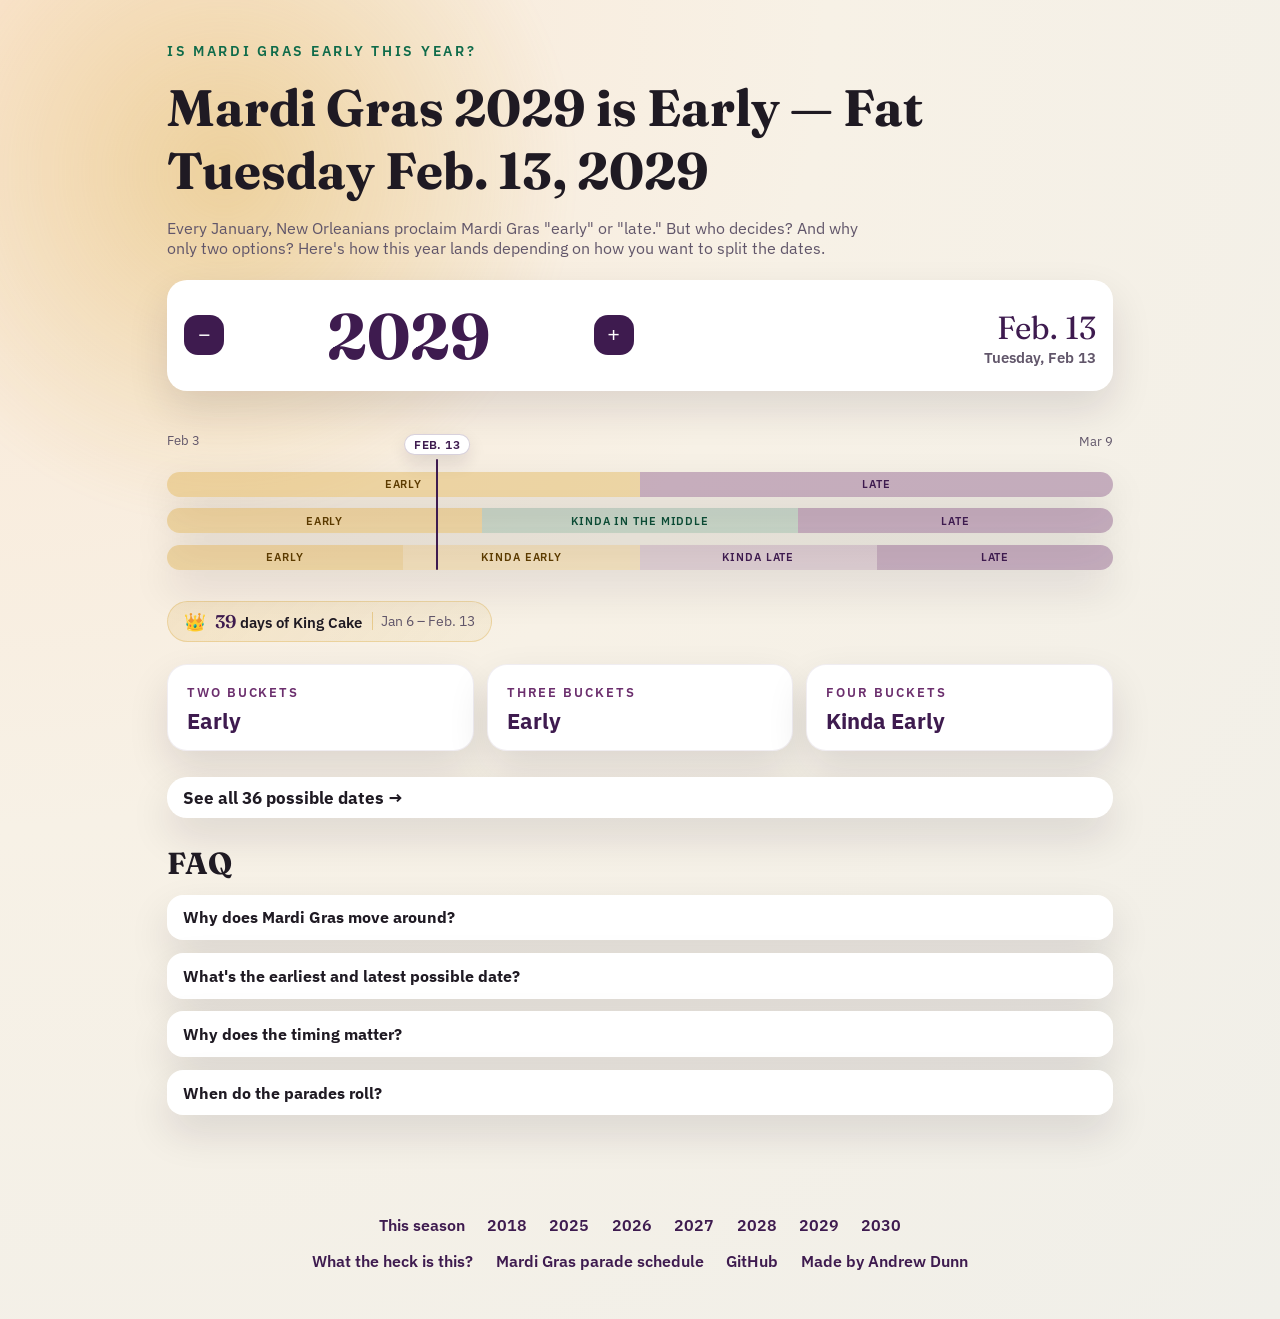
<file: 2029.html>
<!-- Generated by scripts/generate-years.cjs; edit index.html and calculator.js. -->
<!doctype html>
<html lang="en">
  <head>
    <meta charset="utf-8" />
    <meta name="viewport" content="width=device-width, initial-scale=1" />
    <title>Mardi Gras 2029 is Early — Fat Tuesday Feb. 13, 2029</title>

    <meta
      name="description"
      content="Mardi Gras 2029 is Early — Fat Tuesday Feb. 13, 2029. That's 39 days of king cake. Compare the two-, three-, and four-bucket verdicts and settle the debate."
    />
    <link rel="canonical" href="https://ismardigrasearly.com/2029" />
    <meta property="og:title" content="Mardi Gras 2029 is Early — Fat Tuesday Feb. 13, 2029" />
    <meta
      property="og:description"
      content="Mardi Gras 2029 is Early — Fat Tuesday Feb. 13, 2029. That's 39 days of king cake. Compare the two-, three-, and four-bucket verdicts and settle the debate."
    />
    <meta property="og:url" content="https://ismardigrasearly.com/2029" />
    <meta property="og:type" content="website" />
    <meta property="og:site_name" content="Is Mardi Gras Early?" />
    <meta property="og:image" content="https://ismardigrasearly.com/og-image.png" />
    <meta property="og:image:width" content="1200" />
    <meta property="og:image:height" content="630" />
    <meta
      property="og:image:alt"
      content="Is Mardi Gras Early? A tool for classifying Mardi Gras dates."
    />
    <meta name="twitter:card" content="summary_large_image" />
    <meta name="twitter:title" content="Mardi Gras 2029 is Early — Fat Tuesday Feb. 13, 2029" />
    <meta
      name="twitter:description"
      content="Mardi Gras 2029 is Early — Fat Tuesday Feb. 13, 2029. That's 39 days of king cake. Compare the two-, three-, and four-bucket verdicts and settle the debate."
    />
    <meta name="twitter:image" content="https://ismardigrasearly.com/og-image.png" />
    <meta
      name="twitter:image:alt"
      content="Is Mardi Gras Early? New Orleans' most important question."
    />
    <link rel="icon" href="/favicon.svg" type="image/svg+xml" />
    <link rel="apple-touch-icon" href="/apple-touch-icon.png" />
    <link rel="preconnect" href="https://fonts.googleapis.com" />
    <link rel="preconnect" href="https://fonts.gstatic.com" crossorigin />
    <link
      href="https://fonts.googleapis.com/css2?family=Fraunces:opsz,wght@9..144,500;9..144,700&family=IBM+Plex+Sans:wght@300;400;600&display=swap"
      rel="stylesheet"
    />
    <link rel="stylesheet" href="/styles.css" />

    <script type="application/ld+json">
      {
        "@context": "https://schema.org",
        "@type": "WebSite",
        "name": "Is Mardi Gras Early?",
        "url": "https://ismardigrasearly.com/",
        "description": "Is Mardi Gras early this year? Finally, a definitive answer. Check any year and settle the debate."
      }
    </script>
  </head>
  <body>
    <div class="glow"></div>
    <header class="hero">
      <p class="eyebrow">Is Mardi Gras early this year?</p>
      <h1 id="yearAnswer">Mardi Gras 2029 is Early — Fat Tuesday Feb. 13, 2029</h1>
      <p class="lead">
        Every January, New Orleanians proclaim Mardi Gras "early" or "late."
        But who decides? And why only two options? Here's how this year lands
        depending on how you want to split the dates.
      </p>

      <div class="year-panel">
        <div class="year-display">
          <div class="year-controls">
            <button class="step" id="yearDown" aria-label="Previous year">
              −
            </button>
            <input id="yearInput" type="number" inputmode="numeric" min="1583" max="9999" step="1" aria-label="Year" value="2029" />
            <button class="step" id="yearUp" aria-label="Next year">+</button>
          </div>
        </div>

        <div class="date-display">
          <div class="date-hero" id="mardiDate">Feb. 13</div>
          <div class="date-sub" id="mardiWeekday">Tuesday, Feb 13</div>
        </div>
      </div>
    </header>

    <main>
      <section class="section verdict" id="verdict">
        <div class="timeline">
          <div class="timeline-range">
            <span>Feb 3</span>
            <span>Mar 9</span>
          </div>
          <div class="timeline-stack">
            <div class="timeline-row">
              <div class="segment segment-early" style="--days: 18;">
                <span class="full-label">Early</span>
                <span class="short-label">E</span>
              </div>
              <div class="segment segment-late" style="--days: 18;">
                <span class="full-label">Late</span>
                <span class="short-label">L</span>
              </div>
            </div>
            <div class="timeline-row">
              <div class="segment segment-early" style="--days: 12;">
                <span class="full-label">Early</span>
                <span class="short-label">E</span>
              </div>
              <div class="segment segment-mid" style="--days: 12;">
                <span class="full-label">Kinda in the Middle</span>
                <span class="short-label">M</span>
              </div>
              <div class="segment segment-late" style="--days: 12;">
                <span class="full-label">Late</span>
                <span class="short-label">L</span>
              </div>
            </div>
            <div class="timeline-row">
              <div class="segment segment-early" style="--days: 9;">
                <span class="full-label">Early</span>
                <span class="short-label">E</span>
              </div>
              <div class="segment segment-early-soft" style="--days: 9;">
                <span class="full-label">Kinda Early</span>
                <span class="short-label">KE</span>
              </div>
              <div class="segment segment-late-soft" style="--days: 9;">
                <span class="full-label">Kinda Late</span>
                <span class="short-label">KL</span>
              </div>
              <div class="segment segment-late" style="--days: 9;">
                <span class="full-label">Late</span>
                <span class="short-label">L</span>
              </div>
            </div>
            <div class="timeline-marker" id="timelineMarker" style="left: 28.57142857142857%">
              <div class="marker-label" id="timelineMarkerLabel">Feb. 13</div>
              <div class="marker-line"></div>
            </div>
          </div>
        </div>
        <div class="king-cake-callout">
          <span class="king-cake-icon">👑</span>
          <span class="king-cake-text"><span id="kingCakeDays">39</span> days of King Cake</span>
          <span class="king-cake-range">Jan 6 – <span id="kingCakeEnd">Feb. 13</span></span>
        </div>
        <div class="verdict-grid">
          <article class="verdict-card">
            <span class="label">Two Buckets</span>
            <p class="result" id="halvesResult">Early</p>
          </article>
          <article class="verdict-card">
            <span class="label">Three Buckets</span>
            <p class="result" id="thirdsResult">Early</p>
          </article>
          <article class="verdict-card">
            <span class="label">Four Buckets</span>
            <p class="result" id="fourthsResult">Kinda Early</p>
          </article>
        </div>
      </section>

      <section class="section">
        <details class="expander" id="allDates">
          <summary>See all 36 possible dates →</summary>
          <div class="expander-body">
            <p class="section-note">
              There are 36 possible dates, from Feb 3 to Mar 9. Your selected
              year is highlighted.
            </p>
            <div class="table-wrap">
              <table class="breakdown" id="breakdownTable">
                <thead>
                  <tr>
                    <th>Date</th>
                    <th>King Cake Days</th>
                    <th>Two Buckets</th>
                    <th>Three Buckets</th>
                    <th>Four Buckets</th>
                  </tr>
                </thead>
                <tbody></tbody>
              </table>
            </div>
            <div class="card-list" id="breakdownCards" aria-hidden="true"></div>
          </div>
        </details>
      </section>

      <section class="section faq">
        <h2>FAQ</h2>
        <details>
          <summary>Why does Mardi Gras move around?</summary>
          <p>
            Mardi Gras is always 47 days before Easter. Easter follows the lunar
            calendar, so it shifts each year, and Mardi Gras shifts with it.
          </p>
        </details>
        <details>
          <summary>What's the earliest and latest possible date?</summary>
          <p>
            Earliest is February 3. Latest is March 9. That's a 35-day window
            (36 if you count February 29 in leap years).
          </p>
        </details>
        <details>
          <summary>Why does the timing matter?</summary>
          <p>
            Two reasons. First, king cake season length — Carnival starts
            January 6, so an early Mardi Gras means fewer weeks of king cake.
            Second, weather — early February often needs a coat on the parade
            route, while early March is sunburn territory.
          </p>
        </details>
        <details>
          <summary>When do the parades roll?</summary>
          <p>
            New Orleans parades fill the weeks before Mardi Gras day, with the
            big ones on the last two weekends. See every parade's date, start
            time and route on the
            <a href="https://mardigras.fyi/parade-schedule">Mardi Gras FYI parade schedule</a>.
          </p>
        </details>
      </section>

    </main>

    <footer>
      <nav class="footer-links" aria-label="Mardi Gras by year">
        <!-- YEAR_LINKS -->
        <a href="/">This season</a>
        <a href="/2018">2018</a>
        <a href="/2025">2025</a>
        <a href="/2026">2026</a>
        <a href="/2027">2027</a>
        <a href="/2028">2028</a>
        <a href="/2029">2029</a>
        <a href="/2030">2030</a>
        <!-- /YEAR_LINKS -->
      </nav>
      <div class="footer-links">
        <a href="https://dunn.us/notes/is-mardi-gras-early">What the heck is this?</a>
        <a href="https://mardigras.fyi/">Mardi Gras parade schedule</a>
        <a href="https://github.com/andrewedunn/ismardigrasearly">GitHub</a>
        <a href="https://dunn.us">Made by Andrew Dunn</a>
      </div>
    </footer>

    <script src="/calculator.js"></script>
    <script src="/script.js"></script>
    <script
      data-goatcounter="https://ismardigrasearly.goatcounter.com/count"
      async
      src="//gc.zgo.at/count.js"
    ></script>
    <script
      defer
      src="https://umami.dunn.us/script.js"
      data-website-id="5a2d210d-097d-49d0-b5dc-8baad80b6832"
    ></script>
  </body>
</html>
</file>
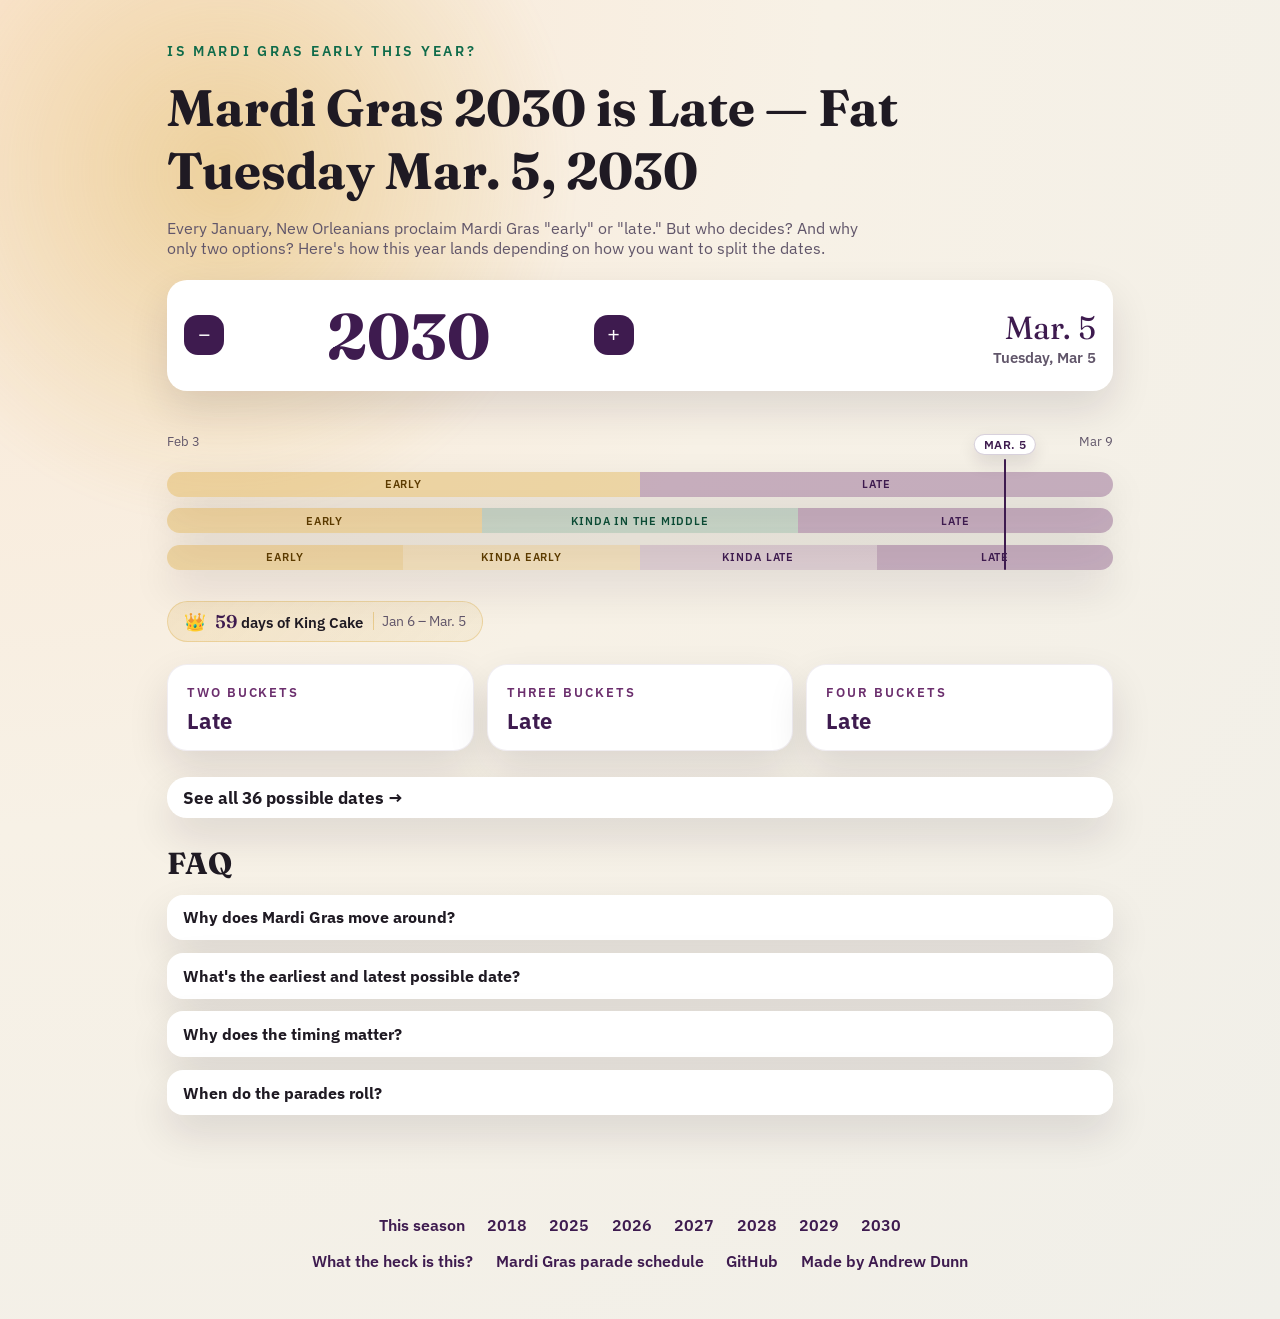
<file: 2030.html>
<!-- Generated by scripts/generate-years.cjs; edit index.html and calculator.js. -->
<!doctype html>
<html lang="en">
  <head>
    <meta charset="utf-8" />
    <meta name="viewport" content="width=device-width, initial-scale=1" />
    <title>Mardi Gras 2030 is Late — Fat Tuesday Mar. 5, 2030</title>

    <meta
      name="description"
      content="Mardi Gras 2030 is Late — Fat Tuesday Mar. 5, 2030. That's 59 days of king cake. Compare the two-, three-, and four-bucket verdicts and settle the debate."
    />
    <link rel="canonical" href="https://ismardigrasearly.com/2030" />
    <meta property="og:title" content="Mardi Gras 2030 is Late — Fat Tuesday Mar. 5, 2030" />
    <meta
      property="og:description"
      content="Mardi Gras 2030 is Late — Fat Tuesday Mar. 5, 2030. That's 59 days of king cake. Compare the two-, three-, and four-bucket verdicts and settle the debate."
    />
    <meta property="og:url" content="https://ismardigrasearly.com/2030" />
    <meta property="og:type" content="website" />
    <meta property="og:site_name" content="Is Mardi Gras Early?" />
    <meta property="og:image" content="https://ismardigrasearly.com/og-image.png" />
    <meta property="og:image:width" content="1200" />
    <meta property="og:image:height" content="630" />
    <meta
      property="og:image:alt"
      content="Is Mardi Gras Early? A tool for classifying Mardi Gras dates."
    />
    <meta name="twitter:card" content="summary_large_image" />
    <meta name="twitter:title" content="Mardi Gras 2030 is Late — Fat Tuesday Mar. 5, 2030" />
    <meta
      name="twitter:description"
      content="Mardi Gras 2030 is Late — Fat Tuesday Mar. 5, 2030. That's 59 days of king cake. Compare the two-, three-, and four-bucket verdicts and settle the debate."
    />
    <meta name="twitter:image" content="https://ismardigrasearly.com/og-image.png" />
    <meta
      name="twitter:image:alt"
      content="Is Mardi Gras Early? New Orleans' most important question."
    />
    <link rel="icon" href="/favicon.svg" type="image/svg+xml" />
    <link rel="apple-touch-icon" href="/apple-touch-icon.png" />
    <link rel="preconnect" href="https://fonts.googleapis.com" />
    <link rel="preconnect" href="https://fonts.gstatic.com" crossorigin />
    <link
      href="https://fonts.googleapis.com/css2?family=Fraunces:opsz,wght@9..144,500;9..144,700&family=IBM+Plex+Sans:wght@300;400;600&display=swap"
      rel="stylesheet"
    />
    <link rel="stylesheet" href="/styles.css" />

    <script type="application/ld+json">
      {
        "@context": "https://schema.org",
        "@type": "WebSite",
        "name": "Is Mardi Gras Early?",
        "url": "https://ismardigrasearly.com/",
        "description": "Is Mardi Gras early this year? Finally, a definitive answer. Check any year and settle the debate."
      }
    </script>
  </head>
  <body>
    <div class="glow"></div>
    <header class="hero">
      <p class="eyebrow">Is Mardi Gras early this year?</p>
      <h1 id="yearAnswer">Mardi Gras 2030 is Late — Fat Tuesday Mar. 5, 2030</h1>
      <p class="lead">
        Every January, New Orleanians proclaim Mardi Gras "early" or "late."
        But who decides? And why only two options? Here's how this year lands
        depending on how you want to split the dates.
      </p>

      <div class="year-panel">
        <div class="year-display">
          <div class="year-controls">
            <button class="step" id="yearDown" aria-label="Previous year">
              −
            </button>
            <input id="yearInput" type="number" inputmode="numeric" min="1583" max="9999" step="1" aria-label="Year" value="2030" />
            <button class="step" id="yearUp" aria-label="Next year">+</button>
          </div>
        </div>

        <div class="date-display">
          <div class="date-hero" id="mardiDate">Mar. 5</div>
          <div class="date-sub" id="mardiWeekday">Tuesday, Mar 5</div>
        </div>
      </div>
    </header>

    <main>
      <section class="section verdict" id="verdict">
        <div class="timeline">
          <div class="timeline-range">
            <span>Feb 3</span>
            <span>Mar 9</span>
          </div>
          <div class="timeline-stack">
            <div class="timeline-row">
              <div class="segment segment-early" style="--days: 18;">
                <span class="full-label">Early</span>
                <span class="short-label">E</span>
              </div>
              <div class="segment segment-late" style="--days: 18;">
                <span class="full-label">Late</span>
                <span class="short-label">L</span>
              </div>
            </div>
            <div class="timeline-row">
              <div class="segment segment-early" style="--days: 12;">
                <span class="full-label">Early</span>
                <span class="short-label">E</span>
              </div>
              <div class="segment segment-mid" style="--days: 12;">
                <span class="full-label">Kinda in the Middle</span>
                <span class="short-label">M</span>
              </div>
              <div class="segment segment-late" style="--days: 12;">
                <span class="full-label">Late</span>
                <span class="short-label">L</span>
              </div>
            </div>
            <div class="timeline-row">
              <div class="segment segment-early" style="--days: 9;">
                <span class="full-label">Early</span>
                <span class="short-label">E</span>
              </div>
              <div class="segment segment-early-soft" style="--days: 9;">
                <span class="full-label">Kinda Early</span>
                <span class="short-label">KE</span>
              </div>
              <div class="segment segment-late-soft" style="--days: 9;">
                <span class="full-label">Kinda Late</span>
                <span class="short-label">KL</span>
              </div>
              <div class="segment segment-late" style="--days: 9;">
                <span class="full-label">Late</span>
                <span class="short-label">L</span>
              </div>
            </div>
            <div class="timeline-marker" id="timelineMarker" style="left: 88.57142857142857%">
              <div class="marker-label" id="timelineMarkerLabel">Mar. 5</div>
              <div class="marker-line"></div>
            </div>
          </div>
        </div>
        <div class="king-cake-callout">
          <span class="king-cake-icon">👑</span>
          <span class="king-cake-text"><span id="kingCakeDays">59</span> days of King Cake</span>
          <span class="king-cake-range">Jan 6 – <span id="kingCakeEnd">Mar. 5</span></span>
        </div>
        <div class="verdict-grid">
          <article class="verdict-card">
            <span class="label">Two Buckets</span>
            <p class="result" id="halvesResult">Late</p>
          </article>
          <article class="verdict-card">
            <span class="label">Three Buckets</span>
            <p class="result" id="thirdsResult">Late</p>
          </article>
          <article class="verdict-card">
            <span class="label">Four Buckets</span>
            <p class="result" id="fourthsResult">Late</p>
          </article>
        </div>
      </section>

      <section class="section">
        <details class="expander" id="allDates">
          <summary>See all 36 possible dates →</summary>
          <div class="expander-body">
            <p class="section-note">
              There are 36 possible dates, from Feb 3 to Mar 9. Your selected
              year is highlighted.
            </p>
            <div class="table-wrap">
              <table class="breakdown" id="breakdownTable">
                <thead>
                  <tr>
                    <th>Date</th>
                    <th>King Cake Days</th>
                    <th>Two Buckets</th>
                    <th>Three Buckets</th>
                    <th>Four Buckets</th>
                  </tr>
                </thead>
                <tbody></tbody>
              </table>
            </div>
            <div class="card-list" id="breakdownCards" aria-hidden="true"></div>
          </div>
        </details>
      </section>

      <section class="section faq">
        <h2>FAQ</h2>
        <details>
          <summary>Why does Mardi Gras move around?</summary>
          <p>
            Mardi Gras is always 47 days before Easter. Easter follows the lunar
            calendar, so it shifts each year, and Mardi Gras shifts with it.
          </p>
        </details>
        <details>
          <summary>What's the earliest and latest possible date?</summary>
          <p>
            Earliest is February 3. Latest is March 9. That's a 35-day window
            (36 if you count February 29 in leap years).
          </p>
        </details>
        <details>
          <summary>Why does the timing matter?</summary>
          <p>
            Two reasons. First, king cake season length — Carnival starts
            January 6, so an early Mardi Gras means fewer weeks of king cake.
            Second, weather — early February often needs a coat on the parade
            route, while early March is sunburn territory.
          </p>
        </details>
        <details>
          <summary>When do the parades roll?</summary>
          <p>
            New Orleans parades fill the weeks before Mardi Gras day, with the
            big ones on the last two weekends. See every parade's date, start
            time and route on the
            <a href="https://mardigras.fyi/parade-schedule">Mardi Gras FYI parade schedule</a>.
          </p>
        </details>
      </section>

    </main>

    <footer>
      <nav class="footer-links" aria-label="Mardi Gras by year">
        <!-- YEAR_LINKS -->
        <a href="/">This season</a>
        <a href="/2018">2018</a>
        <a href="/2025">2025</a>
        <a href="/2026">2026</a>
        <a href="/2027">2027</a>
        <a href="/2028">2028</a>
        <a href="/2029">2029</a>
        <a href="/2030">2030</a>
        <!-- /YEAR_LINKS -->
      </nav>
      <div class="footer-links">
        <a href="https://dunn.us/notes/is-mardi-gras-early">What the heck is this?</a>
        <a href="https://mardigras.fyi/">Mardi Gras parade schedule</a>
        <a href="https://github.com/andrewedunn/ismardigrasearly">GitHub</a>
        <a href="https://dunn.us">Made by Andrew Dunn</a>
      </div>
    </footer>

    <script src="/calculator.js"></script>
    <script src="/script.js"></script>
    <script
      data-goatcounter="https://ismardigrasearly.goatcounter.com/count"
      async
      src="//gc.zgo.at/count.js"
    ></script>
    <script
      defer
      src="https://umami.dunn.us/script.js"
      data-website-id="5a2d210d-097d-49d0-b5dc-8baad80b6832"
    ></script>
  </body>
</html>
</file>
<file: styles.css>
:root {
  --purple-deep: #3e1b4f;
  --purple-mid: #6b2e6d;
  --green: #0f6b4a;
  --gold: #d6a12b;
  --cream: #f7f1e6;
  --ink: #1f1a23;
  --muted: #61566a;
  --card: #ffffff;
  --shadow: 0 18px 40px rgba(30, 20, 40, 0.12);
  --radius: 20px;
}

* {
  box-sizing: border-box;
}

body {
  margin: 0;
  font-family: "IBM Plex Sans", "Trebuchet MS", sans-serif;
  background: radial-gradient(circle at top left, #fbe7d3 0%, #f7f1e6 45%, #f0efe9 100%);
  color: var(--ink);
  min-height: 100vh;
}

.glow {
  position: fixed;
  inset: -20% auto auto -10%;
  width: 55vw;
  height: 55vw;
  background: radial-gradient(circle, rgba(214, 161, 43, 0.35), transparent 70%);
  filter: blur(10px);
  pointer-events: none;
  z-index: -1;
}

.hero {
  padding: 2.6rem 6vw 0.8rem;
  max-width: 1100px;
  margin: 0 auto;
  animation: floatIn 0.8s ease-out both;
}

.eyebrow {
  font-size: 0.85rem;
  text-transform: uppercase;
  letter-spacing: 0.2em;
  color: var(--green);
  font-weight: 600;
  margin: 0 0 1rem;
}

h1 {
  font-family: "Fraunces", "Times New Roman", serif;
  font-size: clamp(2.4rem, 4vw, 3.6rem);
  margin: 0 0 1rem;
}

.lead {
  font-size: 1rem;
  max-width: 720px;
  color: var(--muted);
  margin: 0 0 1.4rem;
}


.year-panel {
  display: grid;
  gap: 0.8rem;
  grid-template-columns: repeat(auto-fit, minmax(240px, 1fr));
  background: var(--card);
  padding: 1rem 1.1rem;
  border-radius: var(--radius);
  box-shadow: var(--shadow);
  align-items: center;
}

.label {
  font-size: 0.8rem;
  text-transform: uppercase;
  letter-spacing: 0.15em;
  color: var(--purple-mid);
  font-weight: 600;
}

.year-controls {
  display: grid;
  grid-template-columns: auto minmax(160px, 1fr) auto;
  gap: 0.45rem;
  align-items: center;
  justify-self: start;
}

input[type="number"] {
  font-family: "Fraunces", "Times New Roman", serif;
  font-size: clamp(2.8rem, 5vw, 4rem);
  text-align: center;
  width: 100%;
  padding: 0;
  border: none;
  background: transparent;
  color: var(--purple-deep);
  font-weight: 700;
  appearance: textfield;
  line-height: 1;
}

input[type="number"]::-webkit-outer-spin-button,
input[type="number"]::-webkit-inner-spin-button {
  -webkit-appearance: none;
  margin: 0;
}

.step {
  border: none;
  background: var(--purple-deep);
  color: #fff;
  font-size: 1.3rem;
  width: 40px;
  height: 40px;
  border-radius: 14px;
  cursor: pointer;
  transition: transform 0.2s ease, background 0.2s ease;
}

.step:hover {
  transform: translateY(-2px);
  background: var(--green);
}

.date-display {
  text-align: right;
  justify-self: end;
}

.date-hero {
  font-family: "Fraunces", "Times New Roman", serif;
  font-size: clamp(1.4rem, 2.6vw, 2rem);
  margin-top: 0.2rem;
  color: var(--purple-deep);
}

.date-sub {
  color: var(--muted);
  font-weight: 600;
  font-size: 0.95rem;
}

main {
  max-width: 1100px;
  margin: 0 auto;
  padding: 0 6vw 3rem;
}

.section {
  margin-top: 1.6rem;
  animation: fadeUp 0.8s ease-out both;
}

.section:nth-of-type(2) {
  animation-delay: 0.1s;
}

.section:nth-of-type(3) {
  animation-delay: 0.2s;
}

.section:nth-of-type(4) {
  animation-delay: 0.3s;
}

.section h2 {
  font-family: "Fraunces", "Times New Roman", serif;
  font-size: 1.9rem;
  margin-bottom: 0.6rem;
}

.section-note {
  color: var(--muted);
  margin-top: 0;
}

.verdict {
  display: grid;
  gap: 0.5rem;
}

.timeline {
  margin: 0.2rem 0 0.85rem;
}

.timeline-range {
  display: flex;
  justify-content: space-between;
  font-size: 0.8rem;
  color: var(--muted);
  margin-bottom: 0.6rem;
}

.timeline-stack {
  position: relative;
  display: grid;
  gap: 0.7rem;
  padding-top: 0.8rem;
}

.timeline-row {
  display: flex;
  border-radius: 999px;
  overflow: hidden;
  box-shadow: var(--shadow);
}

.segment {
  flex: var(--days) 0 0;
  display: flex;
  align-items: center;
  justify-content: center;
  padding: 0.4rem 0.5rem;
  text-transform: uppercase;
  letter-spacing: 0.08em;
  font-size: 0.7rem;
  font-weight: 600;
  line-height: 1.1;
  text-align: center;
}

.segment-early {
  background: rgba(214, 161, 43, 0.35);
  color: #5c3b00;
}

.segment-early-soft {
  background: rgba(214, 161, 43, 0.22);
  color: #5c3b00;
}

.segment-mid {
  background: rgba(15, 107, 74, 0.2);
  color: #0c4b35;
}

.segment-late-soft {
  background: rgba(107, 46, 109, 0.18);
  color: #3e1b4f;
}

.segment-late {
  background: rgba(107, 46, 109, 0.35);
  color: #3e1b4f;
}

.short-label {
  display: none;
}

.timeline-marker {
  position: absolute;
  top: 0;
  bottom: 0;
  left: 50%;
  width: 0;
  transform: translateX(-50%);
  transition: left 0.6s ease;
  pointer-events: none;
}

.marker-line {
  position: absolute;
  top: 0;
  bottom: 0;
  left: 50%;
  width: 2px;
  transform: translateX(-50%);
  background: var(--purple-deep);
  border-radius: 999px;
}

.marker-label {
  position: absolute;
  top: -1.6rem;
  left: 50%;
  transform: translateX(-50%);
  background: var(--card);
  color: var(--purple-deep);
  border: 1px solid rgba(62, 27, 79, 0.2);
  border-radius: 999px;
  padding: 0.15rem 0.55rem;
  font-size: 0.72rem;
  font-weight: 600;
  letter-spacing: 0.04em;
  text-transform: uppercase;
  box-shadow: 0 8px 18px rgba(30, 20, 40, 0.12);
  white-space: nowrap;
}


.king-cake-callout {
  display: flex;
  align-items: center;
  gap: 0.6rem;
  background: linear-gradient(135deg, rgba(214, 161, 43, 0.15), rgba(214, 161, 43, 0.08));
  border: 1px solid rgba(214, 161, 43, 0.3);
  border-radius: 999px;
  padding: 0.5rem 1rem;
  margin: 0.6rem 0 0.9rem;
  width: fit-content;
}

.king-cake-icon {
  font-size: 1.1rem;
}

.king-cake-text {
  font-weight: 600;
  color: var(--ink);
  font-size: 0.95rem;
}

#kingCakeDays {
  font-family: "Fraunces", "Times New Roman", serif;
  font-size: 1.15rem;
  color: var(--purple-deep);
}

.king-cake-range {
  color: var(--muted);
  font-size: 0.85rem;
  padding-left: 0.5rem;
  border-left: 1px solid rgba(214, 161, 43, 0.4);
}

.verdict-grid {
  display: grid;
  gap: 0.8rem;
  grid-template-columns: repeat(auto-fit, minmax(160px, 1fr));
}

.verdict-card {
  background: var(--card);
  border-radius: var(--radius);
  padding: 1rem 1.2rem;
  box-shadow: var(--shadow);
  border: 1px solid rgba(62, 27, 79, 0.08);
}

.verdict-card .result {
  font-size: 1.4rem;
  font-weight: 700;
  margin: 0.4rem 0 0;
  color: var(--purple-deep);
  line-height: 1.2;
}



.table-wrap {
  background: var(--card);
  border-radius: var(--radius);
  box-shadow: var(--shadow);
  overflow-x: auto;
}

.card-list {
  display: none;
  gap: 0.8rem;
  margin-top: 1rem;
}

.card-item {
  background: var(--card);
  border-radius: 16px;
  padding: 0.9rem 1rem;
  box-shadow: var(--shadow);
  border: 1px solid rgba(62, 27, 79, 0.08);
}

.card-item.highlight {
  border-color: rgba(107, 46, 109, 0.8);
  box-shadow: 0 0 0 2px rgba(107, 46, 109, 0.25);
}

.card-title {
  font-family: "Fraunces", "Times New Roman", serif;
  font-size: 1.1rem;
  margin: 0 0 0.4rem;
}

.card-meta {
  display: grid;
  gap: 0.3rem;
  color: var(--muted);
  font-size: 0.92rem;
}


.expander {
  background: var(--card);
  border-radius: var(--radius);
  box-shadow: var(--shadow);
  padding: 0.6rem 1rem;
}

.expander summary {
  cursor: pointer;
  font-weight: 700;
  font-size: 1.05rem;
  list-style: none;
}

.expander summary::-webkit-details-marker {
  display: none;
}

.expander[open] summary {
  margin-bottom: 0.6rem;
}

.expander-body {
  padding-bottom: 0.6rem;
}

.faq details {
  background: var(--card);
  border-radius: 16px;
  box-shadow: var(--shadow);
  padding: 0.8rem 1rem;
  margin-top: 0.8rem;
}

.faq summary {
  cursor: pointer;
  font-weight: 700;
  list-style: none;
}

.faq summary::-webkit-details-marker {
  display: none;
}

.faq p {
  margin: 0.6rem 0 0;
  color: var(--muted);
}

.table-wrap table {
  width: 100%;
  border-collapse: collapse;
  min-width: 680px;
}

th,
td {
  padding: 0.7rem 0.85rem;
  text-align: left;
  font-size: 0.9rem;
}

th {
  text-transform: uppercase;
  letter-spacing: 0.1em;
  font-size: 0.75rem;
  color: var(--muted);
  background: rgba(62, 27, 79, 0.04);
}

tr:nth-child(even) td {
  background: rgba(247, 241, 230, 0.6);
}

tr.highlight td {
  background: rgba(107, 46, 109, 0.2);
  border-top: 2px solid var(--purple-mid);
  border-bottom: 2px solid var(--purple-mid);
}






footer {
  padding: 2.2rem 6vw 3rem;
  text-align: center;
  color: var(--muted);
}

.footer-links {
  margin-top: 1rem;
  display: flex;
  gap: 1.4rem;
  justify-content: center;
  flex-wrap: wrap;
}

.footer-links a {
  color: var(--purple-deep);
  text-decoration: none;
  font-weight: 600;
}

.footer-links a:hover {
  color: var(--green);
}

@keyframes fadeUp {
  from {
    opacity: 0;
    transform: translateY(14px);
  }
  to {
    opacity: 1;
    transform: translateY(0);
  }
}

@keyframes floatIn {
  from {
    opacity: 0;
    transform: translateY(24px);
  }
  to {
    opacity: 1;
    transform: translateY(0);
  }
}

@media (max-width: 720px) {
  .hero {
    padding: 2.1rem 5vw 0.9rem;
  }

  .lead {
    margin-bottom: 1.1rem;
  }

  .year-panel {
    text-align: left;
    padding: 0.9rem;
    position: sticky;
    top: 0.75rem;
    z-index: 3;
    background: var(--card);
  }

  .year-panel.compact {
    padding: 0.6rem 0.75rem;
    gap: 0.6rem;
    grid-template-columns: 1.1fr 0.9fr;
    border-radius: 16px;
  }

  .year-panel.compact .label {
    display: none;
  }

  .year-panel.compact .year-controls {
    margin-top: 0;
  }

  .year-panel.compact .date-hero {
    font-size: 1.2rem;
    margin-top: 0;
  }

  .year-panel.compact .date-sub {
    display: none;
  }

  .year-controls {
    grid-template-columns: auto minmax(120px, 1fr) auto;
    gap: 0.35rem;
  }

  .date-display {
    text-align: left;
    justify-self: start;
  }

  .date-hero {
    font-size: 2rem;
  }

  .section {
    margin-top: 1.6rem;
  }

  .segment {
    font-size: 0.62rem;
    letter-spacing: 0.05em;
  }

  .full-label {
    display: none;
  }

  .short-label {
    display: inline;
  }

  th,
  td {
    padding: 0.6rem;
  }

  .table-wrap {
    display: none;
  }

  .card-list {
    display: grid;
  }

  .king-cake-callout {
    flex-wrap: wrap;
    gap: 0.4rem 0.6rem;
  }

  .king-cake-range {
    border-left: none;
    padding-left: 0;
    width: 100%;
    margin-left: 1.7rem;
    margin-top: -0.2rem;
  }
}

@media (max-width: 560px) {
  .year-panel {
    gap: 1rem;
  }

  .verdict-grid {
    grid-template-columns: 1fr;
  }

  .verdict-card .result {
    font-size: 1.25rem;
  }

  .verdict-card.mood .result {
    font-size: 1.5rem;
  }

  .verdict-card.mood {
    margin-top: 0.6rem;
  }

  .table-wrap table {
    min-width: 600px;
  }
}
</file>
